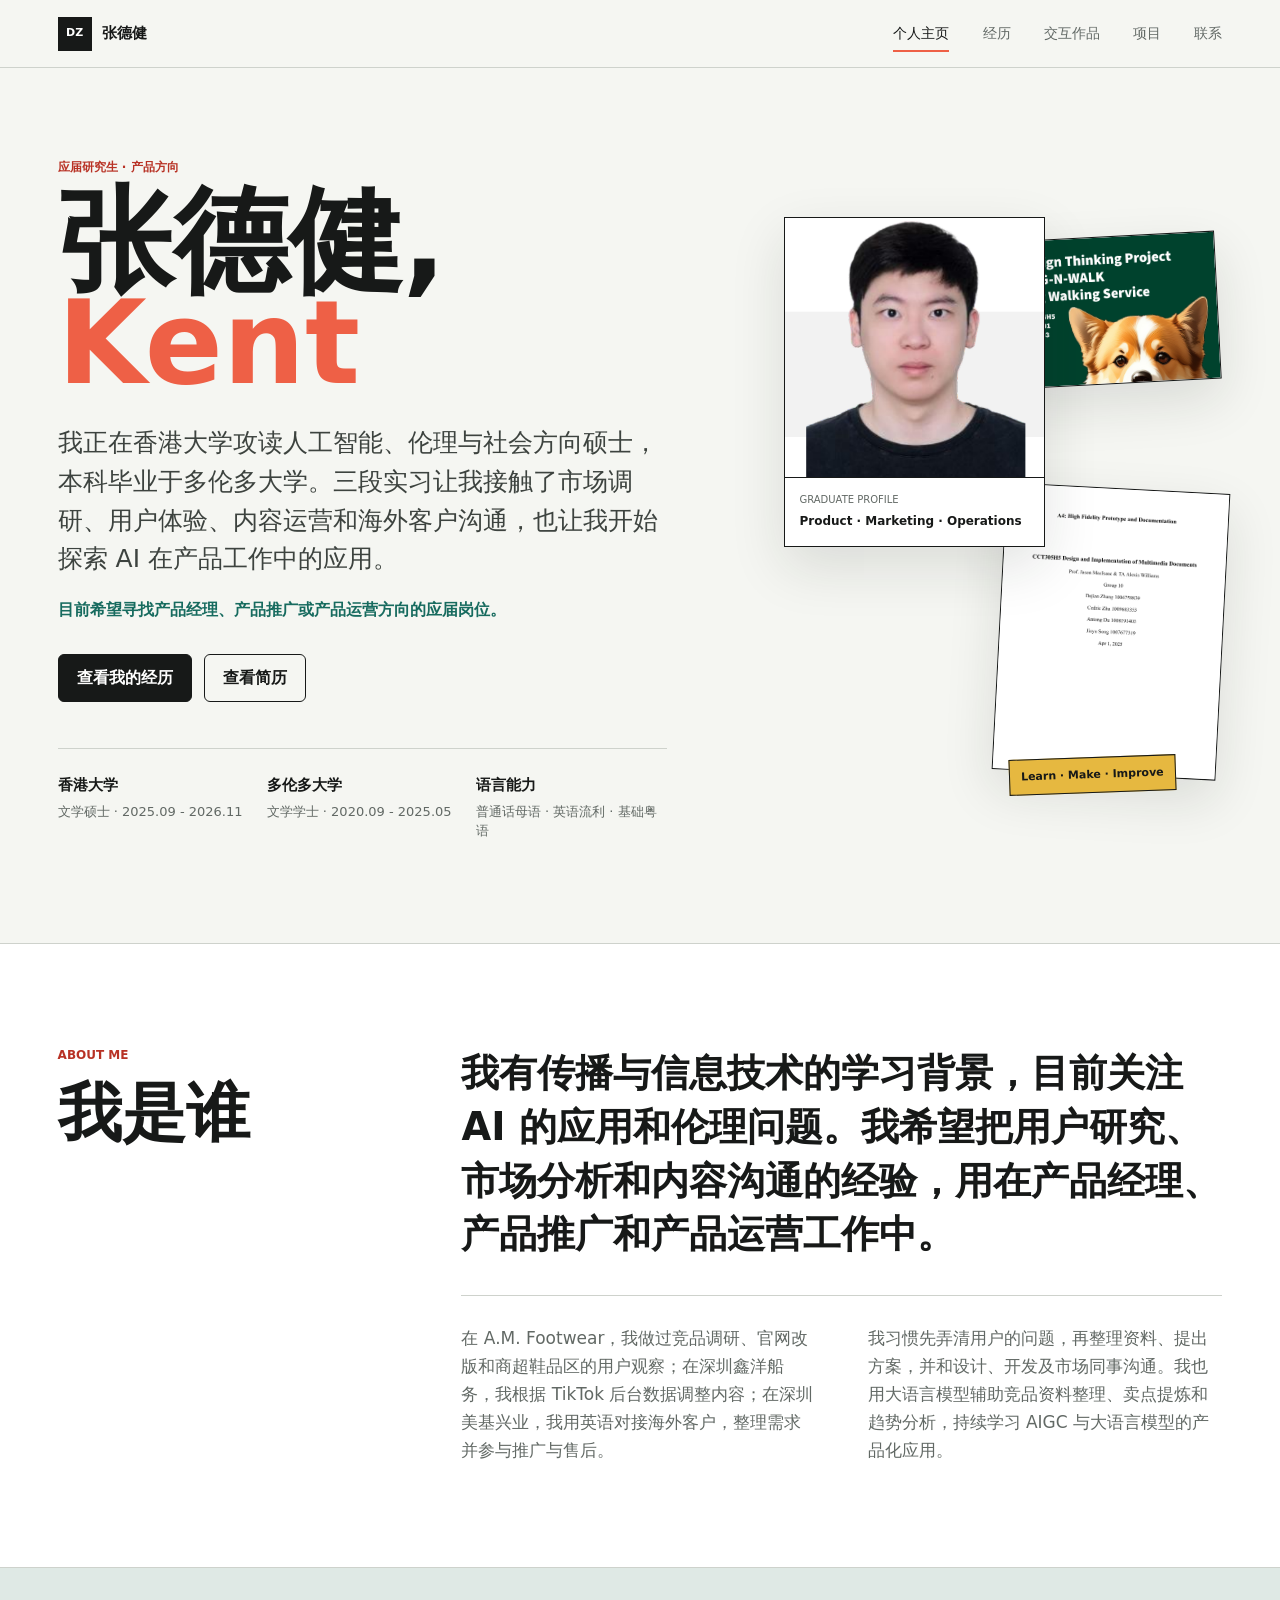
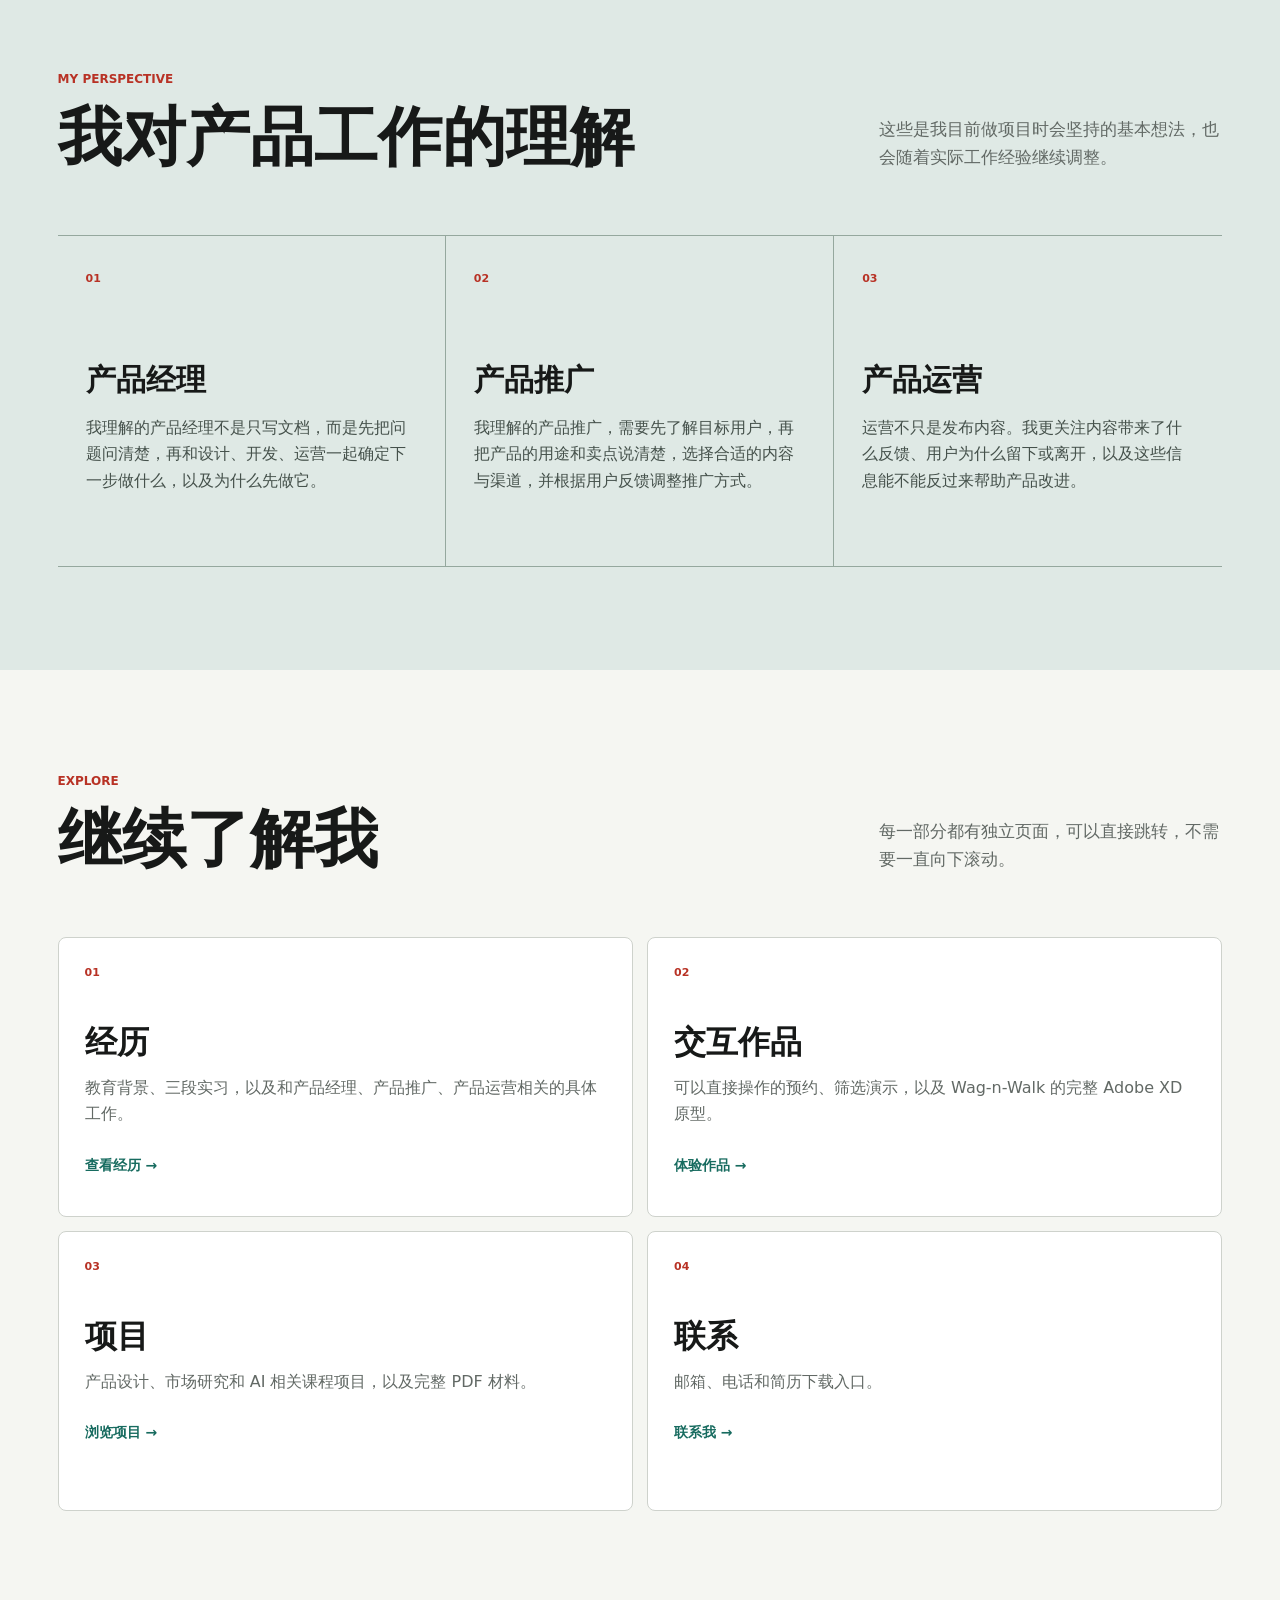
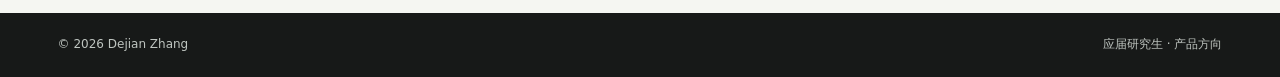
<file: index.html>
<!doctype html>
<html lang="zh-CN">
  <head>
    <meta charset="utf-8">
    <meta name="viewport" content="width=device-width, initial-scale=1">
    <title>张德健, Kent | 个人主页</title>
    <meta name="description" content="张德健，香港大学人工智能、伦理与社会方向应届研究生，具备市场调研、UI/UX、内容运营与海外客户沟通经验，求职方向为产品经理、产品推广和产品运营。">
    <link rel="icon" href="assets/dejian-zhang.png" type="image/png">
    <link rel="stylesheet" href="styles.css">
  </head>
  <body>
    <header class="site-header">
      <a class="brand" href="index.html" aria-label="返回个人主页">
        <span class="brand-mark">DZ</span>
        <span>张德健</span>
      </a>
      <nav aria-label="主导航">
        <a class="active" href="index.html" aria-current="page">个人主页</a>
        <a href="experience.html">经历</a>
        <a href="interactions.html">交互作品</a>
        <a href="projects.html">项目</a>
        <a href="contact.html">联系</a>
      </nav>
    </header>

    <main>
      <section class="personal-hero home-hero">
        <div class="hero-intro">
          <p class="eyebrow">应届研究生 · 产品方向</p>
          <h1>张德健, <span>Kent</span></h1>
          <p class="hero-statement">
            我正在香港大学攻读人工智能、伦理与社会方向硕士，本科毕业于多伦多大学。三段实习让我接触了市场调研、用户体验、内容运营和海外客户沟通，也让我开始探索 AI 在产品工作中的应用。
          </p>
          <p class="home-goal">
            目前希望寻找产品经理、产品推广或产品运营方向的应届岗位。
          </p>
          <div class="hero-actions">
            <a class="button primary" href="experience.html">查看我的经历</a>
            <a class="button" href="01_Resume_Dejian-Zhang.pdf?v=20261018">查看简历</a>
          </div>
          <ul class="hero-facts" aria-label="个人概况">
            <li><strong>香港大学</strong><span>文学硕士 · 2025.09 - 2026.11</span></li>
            <li><strong>多伦多大学</strong><span>文学学士 · 2020.09 - 2025.05</span></li>
            <li><strong>语言能力</strong><span>普通话母语 · 英语流利 · 基础粤语</span></li>
          </ul>
        </div>

        <div class="hero-visual" aria-label="张德健与过往作品">
          <figure class="portrait-frame">
            <img src="assets/dejian-zhang.png" alt="张德健">
            <figcaption>
              <span>Graduate profile</span>
              <strong>Product · Marketing · Operations</strong>
            </figcaption>
          </figure>
          <figure class="artifact artifact-one">
            <img src="assets/hifi-prototype.png" alt="二手交易平台高保真原型">
          </figure>
          <figure class="artifact artifact-two">
            <img src="assets/wag-n-walk.png" alt="Wag-n-Walk 产品设计项目">
          </figure>
          <span class="visual-note">Learn · Make · Improve</span>
        </div>
      </section>

      <section class="section home-about">
        <div class="section-kicker">
          <p class="eyebrow">About Me</p>
          <h2>我是谁</h2>
        </div>
        <div class="home-about-copy">
          <p class="large-copy">
            我有传播与信息技术的学习背景，目前关注 AI 的应用和伦理问题。我希望把用户研究、市场分析和内容沟通的经验，用在产品经理、产品推广和产品运营工作中。
          </p>
          <div class="about-columns">
            <p>
              在 A.M. Footwear，我做过竞品调研、官网改版和商超鞋品区的用户观察；在深圳鑫洋船务，我根据 TikTok 后台数据调整内容；在深圳美基兴业，我用英语对接海外客户，整理需求并参与推广与售后。
            </p>
            <p>
              我习惯先弄清用户的问题，再整理资料、提出方案，并和设计、开发及市场同事沟通。我也用大语言模型辅助竞品资料整理、卖点提炼和趋势分析，持续学习 AIGC 与大语言模型的产品化应用。
            </p>
          </div>
        </div>
      </section>

      <section class="section perspective-section">
        <div class="section-heading split-heading">
          <div>
            <p class="eyebrow">My Perspective</p>
            <h2>我对产品工作的理解</h2>
          </div>
          <p>这些是我目前做项目时会坚持的基本想法，也会随着实际工作经验继续调整。</p>
        </div>
        <div class="perspective-grid">
          <article>
            <span>01</span>
            <h3>产品经理</h3>
            <p>我理解的产品经理不是只写文档，而是先把问题问清楚，再和设计、开发、运营一起确定下一步做什么，以及为什么先做它。</p>
          </article>
          <article>
            <span>02</span>
            <h3>产品推广</h3>
            <p>我理解的产品推广，需要先了解目标用户，再把产品的用途和卖点说清楚，选择合适的内容与渠道，并根据用户反馈调整推广方式。</p>
          </article>
          <article>
            <span>03</span>
            <h3>产品运营</h3>
            <p>运营不只是发布内容。我更关注内容带来了什么反馈、用户为什么留下或离开，以及这些信息能不能反过来帮助产品改进。</p>
          </article>
        </div>
      </section>

      <section class="section page-directory-section">
        <div class="section-heading split-heading">
          <div>
            <p class="eyebrow">Explore</p>
            <h2>继续了解我</h2>
          </div>
          <p>每一部分都有独立页面，可以直接跳转，不需要一直向下滚动。</p>
        </div>
        <div class="page-directory">
          <a href="experience.html">
            <span>01</span>
            <h3>经历</h3>
            <p>教育背景、三段实习，以及和产品经理、产品推广、产品运营相关的具体工作。</p>
            <b>查看经历 →</b>
          </a>
          <a href="interactions.html">
            <span>02</span>
            <h3>交互作品</h3>
            <p>可以直接操作的预约、筛选演示，以及 Wag-n-Walk 的完整 Adobe XD 原型。</p>
            <b>体验作品 →</b>
          </a>
          <a href="projects.html">
            <span>03</span>
            <h3>项目</h3>
            <p>产品设计、市场研究和 AI 相关课程项目，以及完整 PDF 材料。</p>
            <b>浏览项目 →</b>
          </a>
          <a href="contact.html">
            <span>04</span>
            <h3>联系</h3>
            <p>邮箱、电话和简历下载入口。</p>
            <b>联系我 →</b>
          </a>
        </div>
      </section>
    </main>

    <footer class="site-footer">
      <span>© 2026 Dejian Zhang</span>
      <span>应届研究生 · 产品方向</span>
    </footer>
  </body>
</html>
</file>
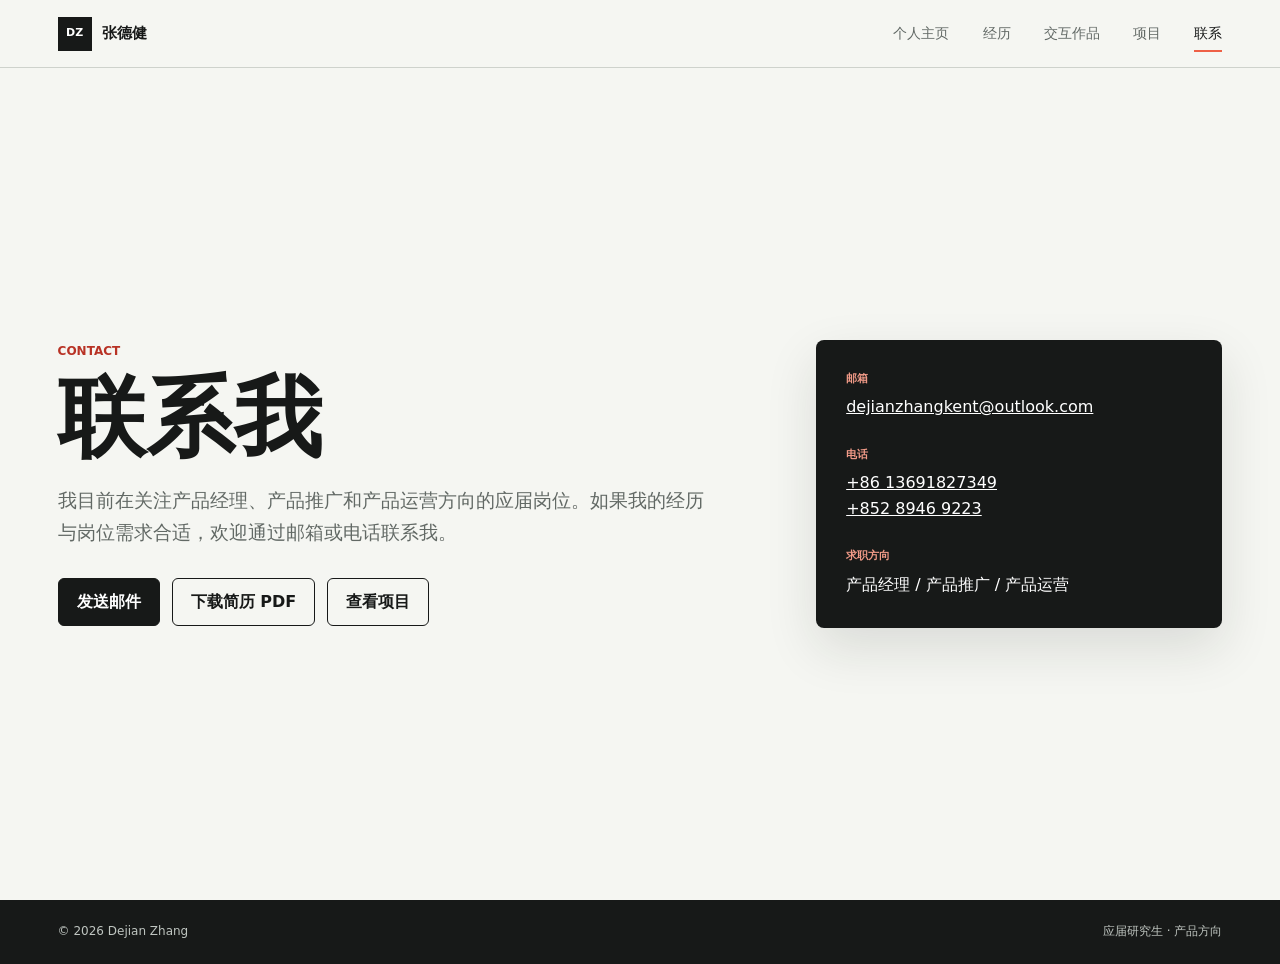
<file: contact.html>
<!doctype html>
<html lang="zh-CN">
  <head>
    <meta charset="utf-8">
    <meta name="viewport" content="width=device-width, initial-scale=1">
    <title>联系 | 张德健个人主页</title>
    <meta name="description" content="联系张德健并查看简历与作品附件。">
    <link rel="icon" href="assets/dejian-zhang.png" type="image/png">
    <link rel="stylesheet" href="styles.css">
  </head>
  <body>
    <header class="site-header">
      <a class="brand" href="index.html" aria-label="返回个人主页"><span class="brand-mark">DZ</span><span>张德健</span></a>
      <nav aria-label="主导航">
        <a href="index.html">个人主页</a>
        <a href="experience.html">经历</a>
        <a href="interactions.html">交互作品</a>
        <a href="projects.html">项目</a>
        <a class="active" href="contact.html" aria-current="page">联系</a>
      </nav>
    </header>

    <main>
      <section class="contact-page">
        <div>
          <p class="eyebrow">Contact</p>
          <h1>联系我</h1>
          <p class="hero-summary">
            我目前在关注产品经理、产品推广和产品运营方向的应届岗位。如果我的经历与岗位需求合适，欢迎通过邮箱或电话联系我。
          </p>
          <div class="contact-actions">
            <a class="button primary" href="mailto:dejianzhangkent@outlook.com">发送邮件</a>
            <a class="button" href="01_Resume_Dejian-Zhang.pdf?v=20261018" download="张德健_简历.pdf">下载简历 PDF</a>
            <a class="button" href="projects.html">查看项目</a>
          </div>
        </div>
        <aside class="contact-card" aria-label="Contact details">
          <dl>
            <div>
              <dt>邮箱</dt>
              <dd><a href="mailto:dejianzhangkent@outlook.com">dejianzhangkent@outlook.com</a></dd>
            </div>
            <div>
              <dt>电话</dt>
              <dd><a href="tel:+8613691827349">+86 13691827349</a><br><a href="tel:+85289469223">+852 8946 9223</a></dd>
            </div>
            <div>
              <dt>求职方向</dt>
              <dd>产品经理 / 产品推广 / 产品运营</dd>
            </div>
          </dl>
        </aside>
      </section>
    </main>
    <footer class="site-footer">
      <span>© 2026 Dejian Zhang</span>
      <span>应届研究生 · 产品方向</span>
    </footer>
  </body>
</html>
</file>
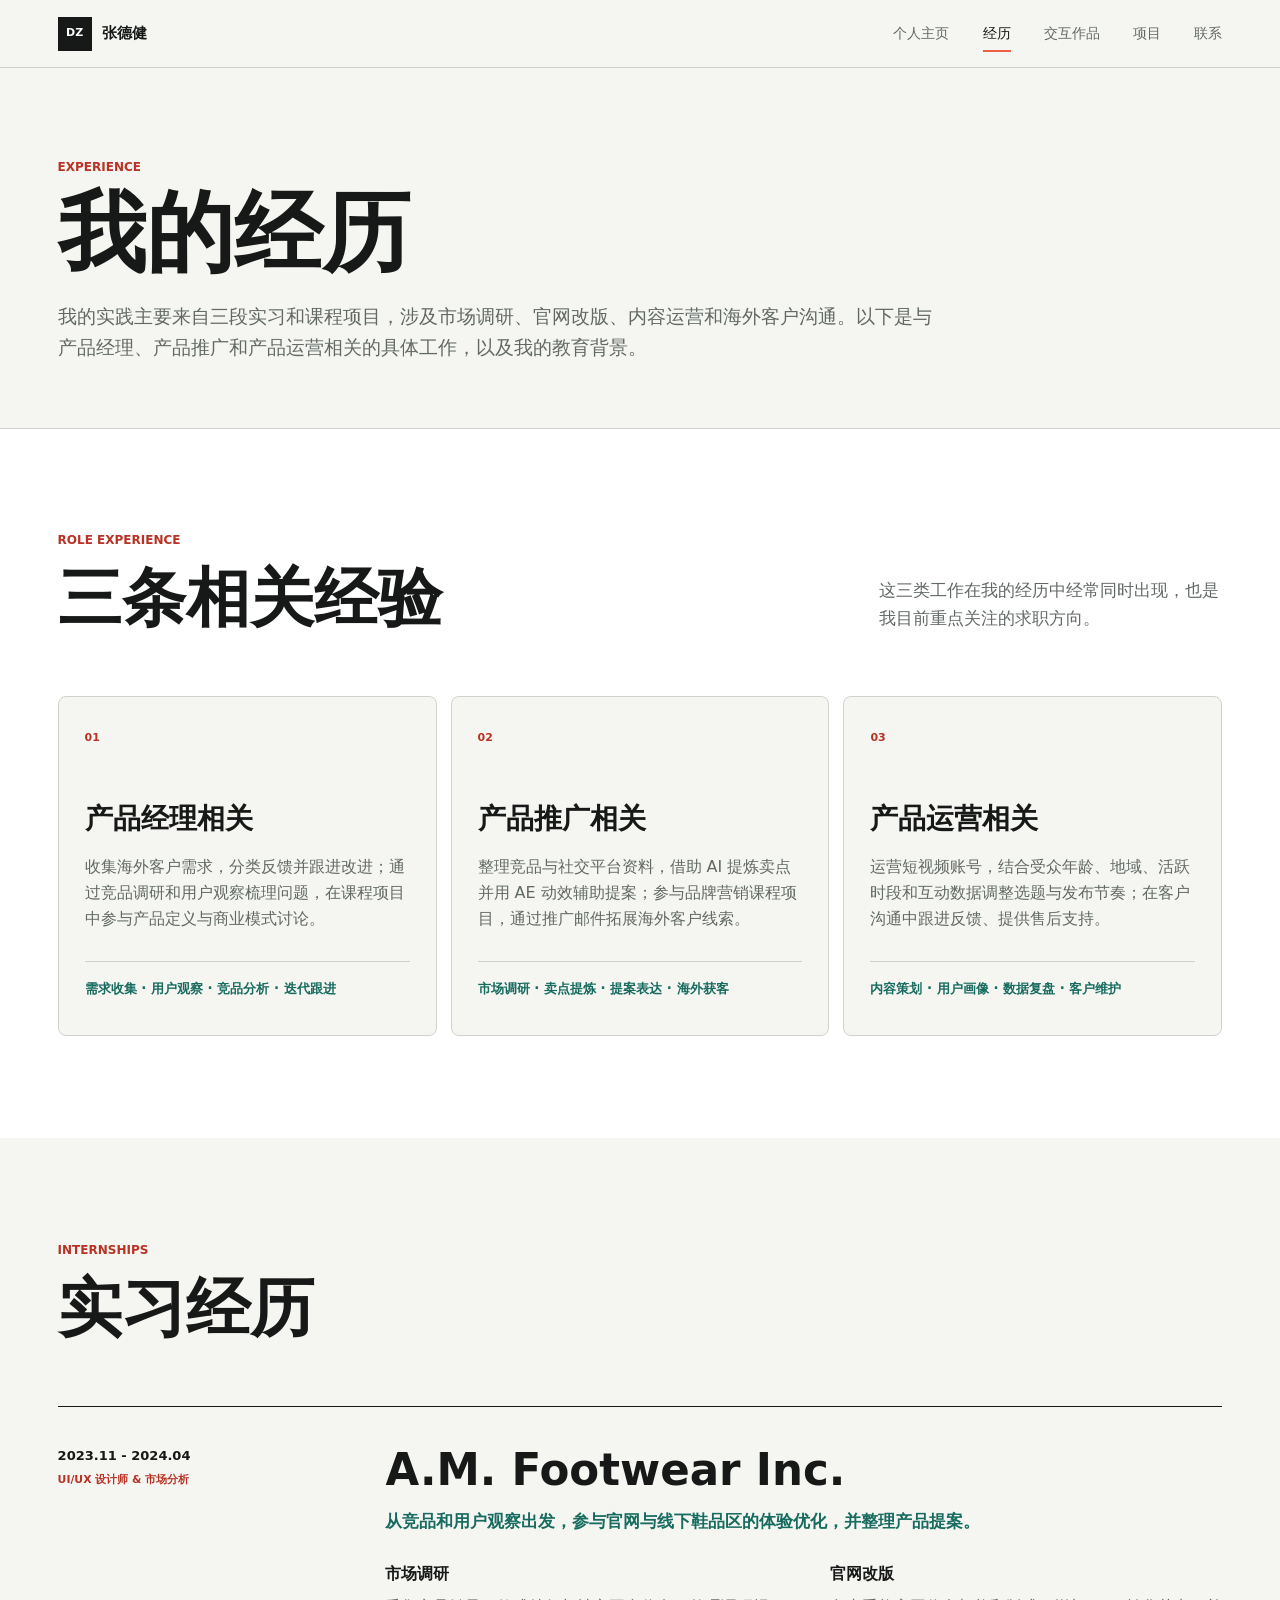
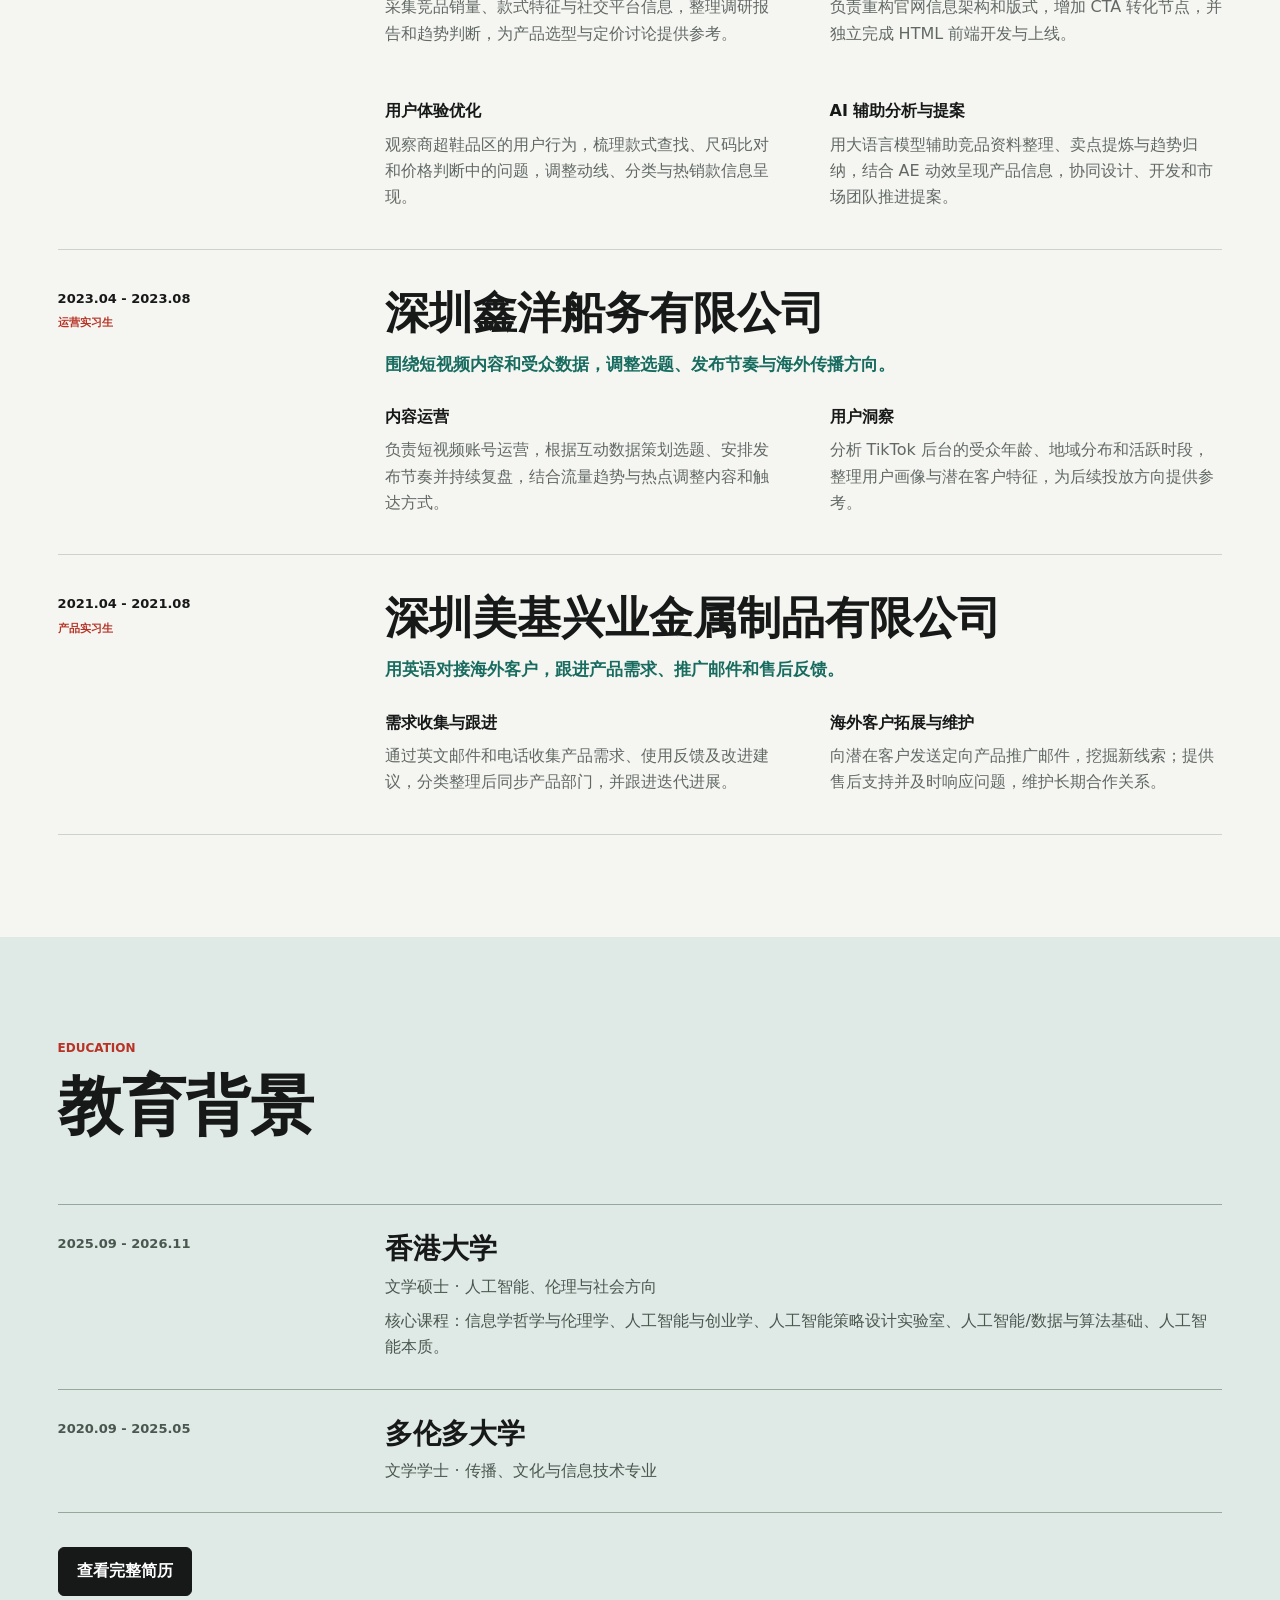
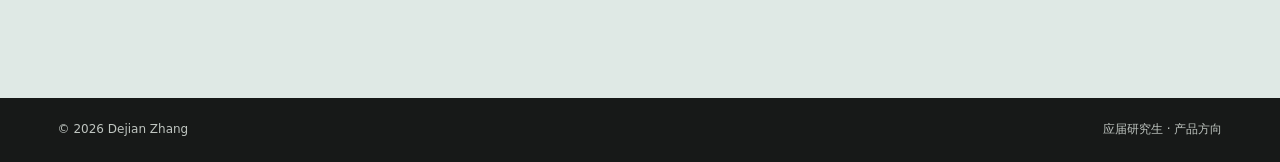
<file: experience.html>
<!doctype html>
<html lang="zh-CN">
  <head>
    <meta charset="utf-8">
    <meta name="viewport" content="width=device-width, initial-scale=1">
    <title>经历 | 张德健个人主页</title>
    <meta name="description" content="张德健在香港大学和多伦多大学的教育背景，以及 A.M. Footwear、深圳鑫洋船务、深圳美基兴业的三段实习经历，涵盖市场分析、UI/UX、内容运营和海外客户沟通。">
    <link rel="icon" href="assets/dejian-zhang.png" type="image/png">
    <link rel="stylesheet" href="styles.css">
  </head>
  <body>
    <header class="site-header">
      <a class="brand" href="index.html" aria-label="返回个人主页"><span class="brand-mark">DZ</span><span>张德健</span></a>
      <nav aria-label="主导航">
        <a href="index.html">个人主页</a>
        <a class="active" href="experience.html" aria-current="page">经历</a>
        <a href="interactions.html">交互作品</a>
        <a href="projects.html">项目</a>
        <a href="contact.html">联系</a>
      </nav>
    </header>

    <main>
      <section class="page-hero grounded-hero">
        <p class="eyebrow">Experience</p>
        <h1>我的经历</h1>
        <p>
          我的实践主要来自三段实习和课程项目，涉及市场调研、官网改版、内容运营和海外客户沟通。以下是与产品经理、产品推广和产品运营相关的具体工作，以及我的教育背景。
        </p>
      </section>

      <section class="section role-experience-section">
        <div class="section-heading split-heading">
          <div>
            <p class="eyebrow">Role Experience</p>
            <h2>三条相关经验</h2>
          </div>
          <p>这三类工作在我的经历中经常同时出现，也是我目前重点关注的求职方向。</p>
        </div>
        <div class="role-experience-grid">
          <article>
            <span>01</span>
            <h3>产品经理相关</h3>
            <p>收集海外客户需求，分类反馈并跟进改进；通过竞品调研和用户观察梳理问题，在课程项目中参与产品定义与商业模式讨论。</p>
            <small>需求收集 · 用户观察 · 竞品分析 · 迭代跟进</small>
          </article>
          <article>
            <span>02</span>
            <h3>产品推广相关</h3>
            <p>整理竞品与社交平台资料，借助 AI 提炼卖点并用 AE 动效辅助提案；参与品牌营销课程项目，通过推广邮件拓展海外客户线索。</p>
            <small>市场调研 · 卖点提炼 · 提案表达 · 海外获客</small>
          </article>
          <article>
            <span>03</span>
            <h3>产品运营相关</h3>
            <p>运营短视频账号，结合受众年龄、地域、活跃时段和互动数据调整选题与发布节奏；在客户沟通中跟进反馈、提供售后支持。</p>
            <small>内容策划 · 用户画像 · 数据复盘 · 客户维护</small>
          </article>
        </div>
      </section>

      <section class="section experience-detail-section">
        <div class="section-heading">
          <p class="eyebrow">Internships</p>
          <h2>实习经历</h2>
        </div>
        <div class="experience-list">
          <article class="experience-entry">
            <div class="entry-meta">
              <span>2023.11 - 2024.04</span>
              <small>UI/UX 设计师 &amp; 市场分析</small>
            </div>
            <div class="entry-content">
              <h3>A.M. Footwear Inc.</h3>
              <p class="entry-summary">从竞品和用户观察出发，参与官网与线下鞋品区的体验优化，并整理产品提案。</p>
              <div class="entry-points">
                <p><strong>市场调研</strong>采集竞品销量、款式特征与社交平台信息，整理调研报告和趋势判断，为产品选型与定价讨论提供参考。</p>
                <p><strong>官网改版</strong>负责重构官网信息架构和版式，增加 CTA 转化节点，并独立完成 HTML 前端开发与上线。</p>
                <p><strong>用户体验优化</strong>观察商超鞋品区的用户行为，梳理款式查找、尺码比对和价格判断中的问题，调整动线、分类与热销款信息呈现。</p>
                <p><strong>AI 辅助分析与提案</strong>用大语言模型辅助竞品资料整理、卖点提炼与趋势归纳，结合 AE 动效呈现产品信息，协同设计、开发和市场团队推进提案。</p>
              </div>
            </div>
          </article>

          <article class="experience-entry">
            <div class="entry-meta">
              <span>2023.04 - 2023.08</span>
              <small>运营实习生</small>
            </div>
            <div class="entry-content">
              <h3>深圳鑫洋船务有限公司</h3>
              <p class="entry-summary">围绕短视频内容和受众数据，调整选题、发布节奏与海外传播方向。</p>
              <div class="entry-points">
                <p><strong>内容运营</strong>负责短视频账号运营，根据互动数据策划选题、安排发布节奏并持续复盘，结合流量趋势与热点调整内容和触达方式。</p>
                <p><strong>用户洞察</strong>分析 TikTok 后台的受众年龄、地域分布和活跃时段，整理用户画像与潜在客户特征，为后续投放方向提供参考。</p>
              </div>
            </div>
          </article>

          <article class="experience-entry">
            <div class="entry-meta">
              <span>2021.04 - 2021.08</span>
              <small>产品实习生</small>
            </div>
            <div class="entry-content">
              <h3>深圳美基兴业金属制品有限公司</h3>
              <p class="entry-summary">用英语对接海外客户，跟进产品需求、推广邮件和售后反馈。</p>
              <div class="entry-points">
                <p><strong>需求收集与跟进</strong>通过英文邮件和电话收集产品需求、使用反馈及改进建议，分类整理后同步产品部门，并跟进迭代进展。</p>
                <p><strong>海外客户拓展与维护</strong>向潜在客户发送定向产品推广邮件，挖掘新线索；提供售后支持并及时响应问题，维护长期合作关系。</p>
              </div>
            </div>
          </article>
        </div>
      </section>

      <section class="section education-section">
        <div class="section-heading">
          <p class="eyebrow">Education</p>
          <h2>教育背景</h2>
        </div>
        <div class="education-list">
          <article>
            <span>2025.09 - 2026.11</span>
            <div>
              <h3>香港大学</h3>
              <p>文学硕士 · 人工智能、伦理与社会方向</p>
              <p>核心课程：信息学哲学与伦理学、人工智能与创业学、人工智能策略设计实验室、人工智能/数据与算法基础、人工智能本质。</p>
            </div>
          </article>
          <article>
            <span>2020.09 - 2025.05</span>
            <div><h3>多伦多大学</h3><p>文学学士 · 传播、文化与信息技术专业</p></div>
          </article>
        </div>
        <a class="button primary" href="01_Resume_Dejian-Zhang.pdf?v=20261018">查看完整简历</a>
      </section>
    </main>

    <footer class="site-footer">
      <span>© 2026 Dejian Zhang</span>
      <span>应届研究生 · 产品方向</span>
    </footer>
  </body>
</html>
</file>
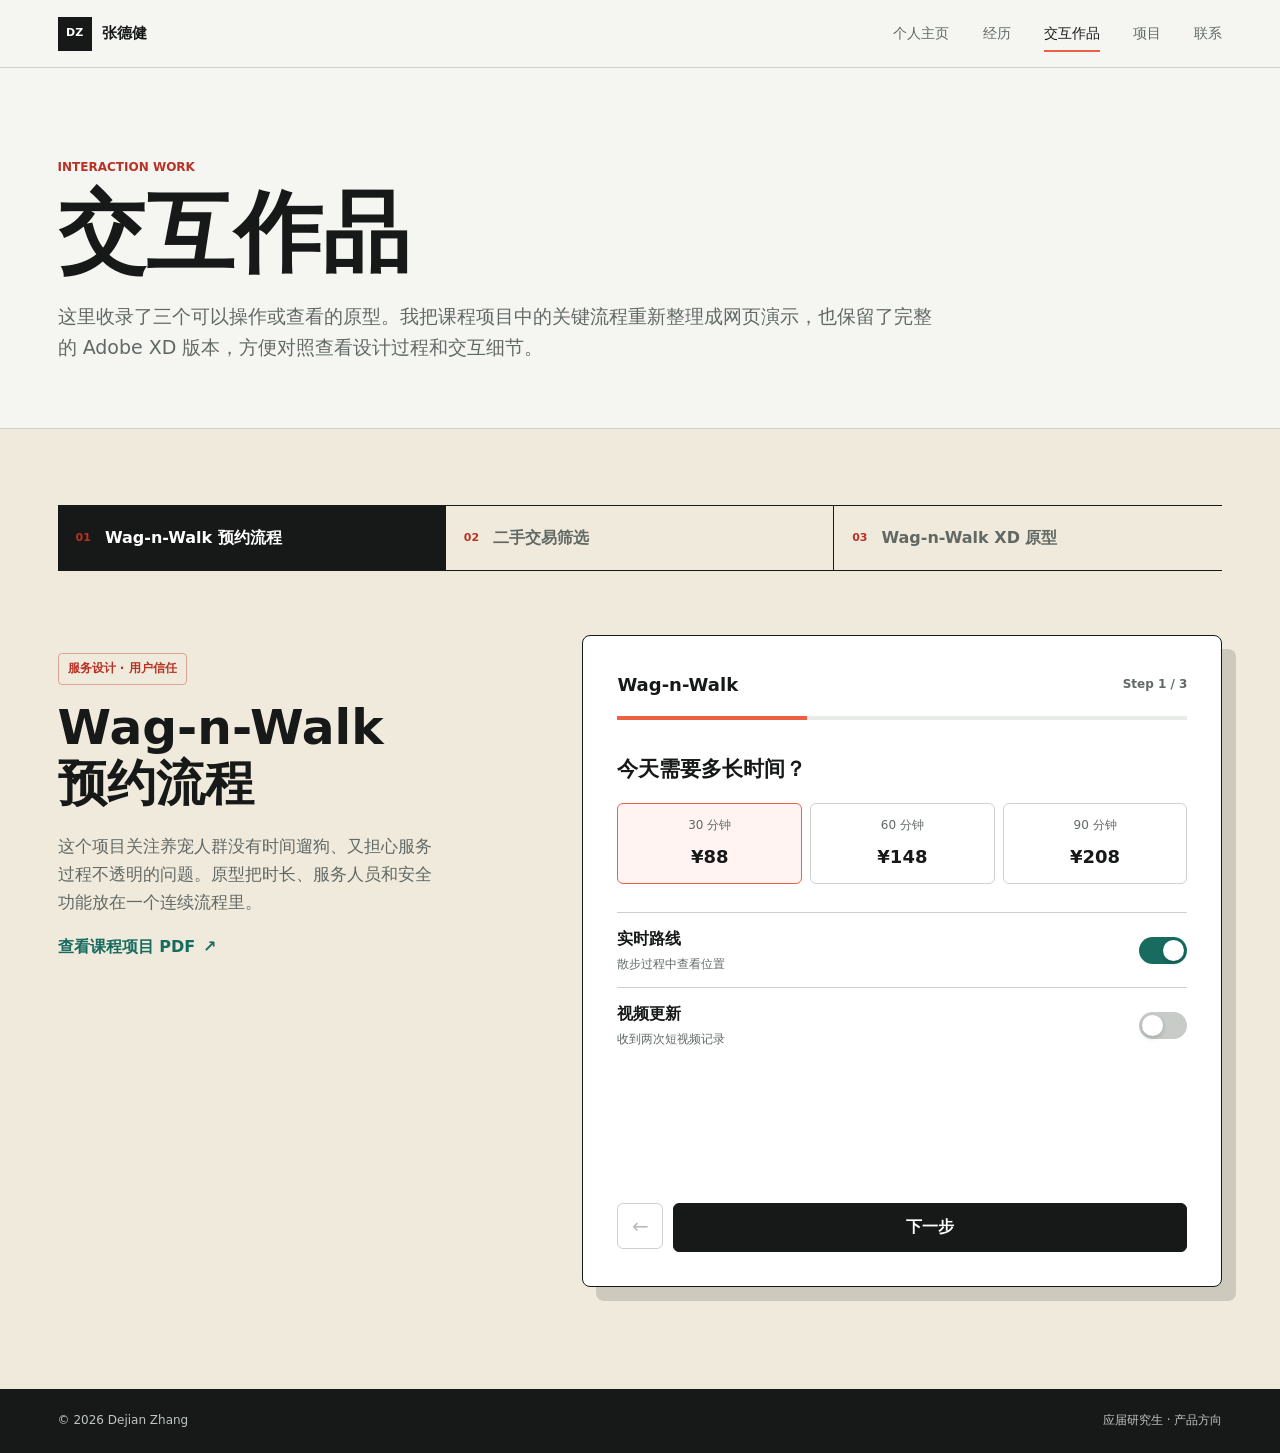
<file: interactions.html>
<!doctype html>
<html lang="zh-CN">
  <head>
    <meta charset="utf-8">
    <meta name="viewport" content="width=device-width, initial-scale=1">
    <title>交互作品 | 张德健个人主页</title>
    <meta name="description" content="张德健的交互作品，包括 Wag-n-Walk 预约流程、完整 Adobe XD 原型和二手交易筛选原型。">
    <link rel="icon" href="assets/dejian-zhang.png" type="image/png">
    <link rel="stylesheet" href="styles.css">
    <script src="app.js" defer></script>
  </head>
  <body>
    <header class="site-header">
      <a class="brand" href="index.html" aria-label="返回个人主页"><span class="brand-mark">DZ</span><span>张德健</span></a>
      <nav aria-label="主导航">
        <a href="index.html">个人主页</a>
        <a href="experience.html">经历</a>
        <a class="active" href="interactions.html" aria-current="page">交互作品</a>
        <a href="projects.html">项目</a>
        <a href="contact.html">联系</a>
      </nav>
    </header>

    <main>
      <section class="page-hero grounded-hero">
        <p class="eyebrow">Interaction Work</p>
        <h1>交互作品</h1>
        <p>
          这里收录了三个可以操作或查看的原型。我把课程项目中的关键流程重新整理成网页演示，也保留了完整的 Adobe XD 版本，方便对照查看设计过程和交互细节。
        </p>
      </section>

      <section class="section playground-band interaction-page">
        <div class="playground">
          <div class="demo-tabs" role="tablist" aria-label="选择交互作品">
            <button class="demo-tab active" id="wag-tab" type="button" role="tab" aria-selected="true" aria-controls="wag-demo" data-demo="wag-demo">
              <span>01</span> Wag-n-Walk 预约流程
            </button>
            <button class="demo-tab" id="market-tab" type="button" role="tab" aria-selected="false" aria-controls="market-demo" data-demo="market-demo">
              <span>02</span> 二手交易筛选
            </button>
            <button class="demo-tab" id="xd-tab" type="button" role="tab" aria-selected="false" aria-controls="xd-demo" data-demo="xd-demo">
              <span>03</span> Wag-n-Walk XD 原型
            </button>
          </div>

          <div class="demo-stage">
            <section class="demo-panel active" id="wag-demo" role="tabpanel" aria-labelledby="wag-tab">
              <div class="demo-context">
                <p class="tag">服务设计 · 用户信任</p>
                <h3>Wag-n-Walk 预约流程</h3>
                <p>这个项目关注养宠人群没有时间遛狗、又担心服务过程不透明的问题。原型把时长、服务人员和安全功能放在一个连续流程里。</p>
                <a class="text-link" href="03_CCT204_Wag-n-Walk_Design-Thinking-Project.pdf">查看课程项目 PDF</a>
              </div>
              <div class="prototype-shell" aria-label="Wag-n-Walk 可交互预约原型">
                <div class="prototype-topbar">
                  <strong>Wag-n-Walk</strong>
                  <span id="booking-step-label" aria-live="polite">Step 1 / 3</span>
                </div>
                <div class="prototype-progress"><span id="booking-progress"></span></div>

                <div class="booking-screen active" data-step="1">
                  <p class="prototype-label">今天需要多长时间？</p>
                  <div class="duration-options">
                    <button class="choice-button active" type="button" aria-pressed="true" data-duration="30" data-price="88"><span>30 分钟</span><strong>¥88</strong></button>
                    <button class="choice-button" type="button" aria-pressed="false" data-duration="60" data-price="148"><span>60 分钟</span><strong>¥148</strong></button>
                    <button class="choice-button" type="button" aria-pressed="false" data-duration="90" data-price="208"><span>90 分钟</span><strong>¥208</strong></button>
                  </div>
                  <label class="toggle-row">
                    <span><strong>实时路线</strong><small>散步过程中查看位置</small></span>
                    <input id="tracking-toggle" type="checkbox" checked>
                    <span class="toggle-control" aria-hidden="true"></span>
                  </label>
                  <label class="toggle-row">
                    <span><strong>视频更新</strong><small>收到两次短视频记录</small></span>
                    <input id="video-toggle" type="checkbox">
                    <span class="toggle-control" aria-hidden="true"></span>
                  </label>
                </div>

                <div class="booking-screen" data-step="2">
                  <p class="prototype-label">选择今天的遛狗员</p>
                  <div class="walker-list">
                    <button class="walker-option active" type="button" aria-pressed="true" data-walker="Mia"><span class="walker-avatar coral">M</span><span><strong>Mia</strong><small>4.9 · 128 次服务</small></span><span>首选</span></button>
                    <button class="walker-option" type="button" aria-pressed="false" data-walker="Leo"><span class="walker-avatar blue">L</span><span><strong>Leo</strong><small>4.8 · 96 次服务</small></span><span>1.2 km</span></button>
                    <button class="walker-option" type="button" aria-pressed="false" data-walker="Yuki"><span class="walker-avatar green">Y</span><span><strong>Yuki</strong><small>5.0 · 74 次服务</small></span><span>1.8 km</span></button>
                  </div>
                </div>

                <div class="booking-screen" data-step="3">
                  <div class="booking-confirmation" aria-live="polite">
                    <span class="confirmation-mark">✓</span>
                    <p>预约信息已准备好</p>
                    <h4 id="booking-summary">Mia · 30 分钟 · ¥88</h4>
                    <small id="booking-features">包含实时路线</small>
                  </div>
                </div>

                <div class="prototype-actions">
                  <button class="icon-button" id="booking-back" type="button" aria-label="上一步" title="上一步">←</button>
                  <button class="button primary prototype-next" id="booking-next" type="button">下一步</button>
                </div>
              </div>
            </section>

            <section class="demo-panel" id="market-demo" role="tabpanel" aria-labelledby="market-tab" hidden>
              <div class="demo-context">
                <p class="tag">产品设计 · 高保真原型</p>
                <h3>二手交易筛选</h3>
                <p>这个原型聚焦商品搜索与分类筛选。输入关键词或切换分类后，结果数量和列表会立即更新，让当前筛选状态更明确。</p>
                <a class="text-link" href="05_CCT305_High-Fidelity-Prototype_Documentation_Group-10.pdf">查看课程项目 PDF</a>
              </div>
              <div class="prototype-shell market-shell" aria-label="二手交易筛选交互原型">
                <div class="market-header"><strong>Loop Market</strong><span><b id="result-count">6</b> 件商品</span></div>
                <label class="search-field"><span aria-hidden="true">⌕</span><input id="market-search" type="search" aria-label="搜索二手商品" placeholder="搜索相机、耳机、台灯…" autocomplete="off"></label>
                <div class="filter-row" role="group" aria-label="商品分类">
                  <button class="filter-chip active" type="button" aria-pressed="true" data-category="all">全部</button>
                  <button class="filter-chip" type="button" aria-pressed="false" data-category="digital">数码</button>
                  <button class="filter-chip" type="button" aria-pressed="false" data-category="home">家居</button>
                  <button class="filter-chip" type="button" aria-pressed="false" data-category="outdoor">户外</button>
                </div>
                <div class="market-results" id="market-results">
                  <article data-category="digital" data-keywords="富士 相机 fujifilm"><span class="product-swatch swatch-coral">CAM</span><div><strong>Fujifilm X-T20</strong><small>九成新 · 深圳</small></div><b>¥3,280</b></article>
                  <article data-category="digital" data-keywords="索尼 耳机 sony headphone"><span class="product-swatch swatch-blue">AUD</span><div><strong>Sony WH-1000XM4</strong><small>轻微使用痕迹</small></div><b>¥1,180</b></article>
                  <article data-category="home" data-keywords="台灯 灯 家居 lamp"><span class="product-swatch swatch-yellow">LMP</span><div><strong>Artemide 台灯</strong><small>成色很好 · 自提</small></div><b>¥620</b></article>
                  <article data-category="outdoor" data-keywords="露营 椅子 户外 camping chair"><span class="product-swatch swatch-green">OUT</span><div><strong>Helinox 露营椅</strong><small>使用 3 次</small></div><b>¥480</b></article>
                  <article data-category="digital" data-keywords="机械 键盘 keyboard"><span class="product-swatch swatch-purple">KEY</span><div><strong>Keychron Q1</strong><small>青轴 · 配件齐全</small></div><b>¥690</b></article>
                  <article data-category="home" data-keywords="咖啡机 家居 coffee"><span class="product-swatch swatch-dark">COF</span><div><strong>De'Longhi 咖啡机</strong><small>功能正常 · 可试机</small></div><b>¥860</b></article>
                </div>
                <p class="empty-state" id="market-empty" hidden>没有匹配的商品，换个关键词试试。</p>
              </div>
            </section>

            <section class="demo-panel" id="xd-demo" role="tabpanel" aria-labelledby="xd-tab" hidden>
              <div class="demo-context">
                <p class="tag">Adobe XD · 高保真原型</p>
                <h3>Wag-n-Walk 完整原型</h3>
                <p>这是课程项目中用于用户测试的原始版本，共 37 个手机屏幕。流程从登录开始，覆盖地图找人、查看服务者资料、预约和服务中的即时沟通。</p>
                <dl class="prototype-meta">
                  <div><dt>制作时间</dt><dd>2023</dd></div>
                  <div><dt>画板规格</dt><dd>iPhone 14 Pro Max</dd></div>
                  <div><dt>主要任务</dt><dd>寻找、预约并联系遛狗员</dd></div>
                </dl>
                <a class="button primary xd-open-link" href="https://xd.adobe.com/view/e92f4849-7a6f-404d-8844-7129f2e52eb9-bc7c/" target="_blank" rel="noopener noreferrer">打开完整 Adobe XD 原型</a>
                <a class="text-link" href="03_CCT204_Wag-n-Walk_Design-Thinking-Project.pdf">查看课程项目 PDF</a>
              </div>

              <div class="prototype-shell xd-shell" aria-label="Wag-n-Walk Adobe XD 原型流程预览">
                <div class="xd-preview-header">
                  <div>
                    <span>Original prototype</span>
                    <strong>Wag-n-Walk</strong>
                  </div>
                  <span id="xd-screen-label" aria-live="polite">01 / 04 · 登录</span>
                </div>

                <div class="xd-flow-tabs" role="group" aria-label="选择原型流程画面">
                  <button class="xd-flow-tab active" type="button" aria-pressed="true" data-xd-screen="login" data-xd-label="01 / 04 · 登录"><span>01</span>登录</button>
                  <button class="xd-flow-tab" type="button" aria-pressed="false" data-xd-screen="map" data-xd-label="02 / 04 · 找遛狗员"><span>02</span>地图</button>
                  <button class="xd-flow-tab" type="button" aria-pressed="false" data-xd-screen="profile" data-xd-label="03 / 04 · 查看并预约"><span>03</span>资料</button>
                  <button class="xd-flow-tab" type="button" aria-pressed="false" data-xd-screen="chat" data-xd-label="04 / 04 · 服务沟通"><span>04</span>沟通</button>
                </div>

                <div class="xd-phone">
                  <div class="xd-phone-bar"><span>9:41</span><b>Wag-n-Walk</b><span>•••</span></div>

                  <section class="xd-screen active xd-login-screen" data-xd-panel="login">
                    <div class="xd-wordmark" aria-hidden="true"><span>W</span></div>
                    <p>Welcome back</p>
                    <h4>Log in to continue</h4>
                    <label><span>Username</span><input type="text" value="Lucywithherdog" readonly></label>
                    <label><span>Password</span><input type="password" value="wagandwalk" readonly></label>
                    <button type="button">Login</button>
                    <small>Sign up &nbsp;·&nbsp; Reset password</small>
                  </section>

                  <section class="xd-screen xd-map-screen" data-xd-panel="map" hidden>
                    <div class="map-grid" aria-hidden="true">
                      <span class="map-route"></span>
                      <i class="map-pin pin-one"></i>
                      <i class="map-pin pin-two"></i>
                      <i class="map-pin pin-three"></i>
                    </div>
                    <div class="map-copy"><span>3 nearby</span><strong>Find dog walkers</strong><button type="button">Dog Walkers</button></div>
                  </section>

                  <section class="xd-screen xd-profile-screen" data-xd-panel="profile" hidden>
                    <div class="owner-summary"><span class="xd-avatar dog-avatar">D</span><div><small>Your profile</small><strong>@Dancing.Dino</strong><span>Medium dog · 12–2 PM</span></div></div>
                    <div class="walker-summary">
                      <span class="xd-avatar walker-face">P</span>
                      <small>Dog walker's profile</small>
                      <h4>@Peter.ontherun</h4>
                      <strong>4.84 / 5</strong>
                      <dl><div><dt>Experience</dt><dd>12 walks</dd></div><div><dt>Rate</dt><dd>$12 / hour</dd></div></dl>
                      <button type="button">Book</button>
                    </div>
                  </section>

                  <section class="xd-screen xd-chat-screen" data-xd-panel="chat" hidden>
                    <div class="chat-heading"><span class="xd-avatar walker-face">P</span><div><strong>Peter</strong><small>Service in progress</small></div></div>
                    <p class="chat-bubble">It's snack time.</p>
                    <div class="chat-spacer"></div>
                    <div class="request-actions">
                      <button type="button"><span>LOC</span>位置</button>
                      <button type="button"><span>PIC</span>图片</button>
                      <button type="button"><span>VID</span>视频</button>
                    </div>
                    <div class="message-field">发送消息… <span>↑</span></div>
                  </section>
                </div>

                <p class="xd-preview-note">本页展示四个关键节点；完整版本包含 37 个可跳转屏幕。</p>
              </div>
            </section>
          </div>
        </div>
      </section>
    </main>

    <footer class="site-footer">
      <span>© 2026 Dejian Zhang</span>
      <span>应届研究生 · 产品方向</span>
    </footer>
  </body>
</html>
</file>
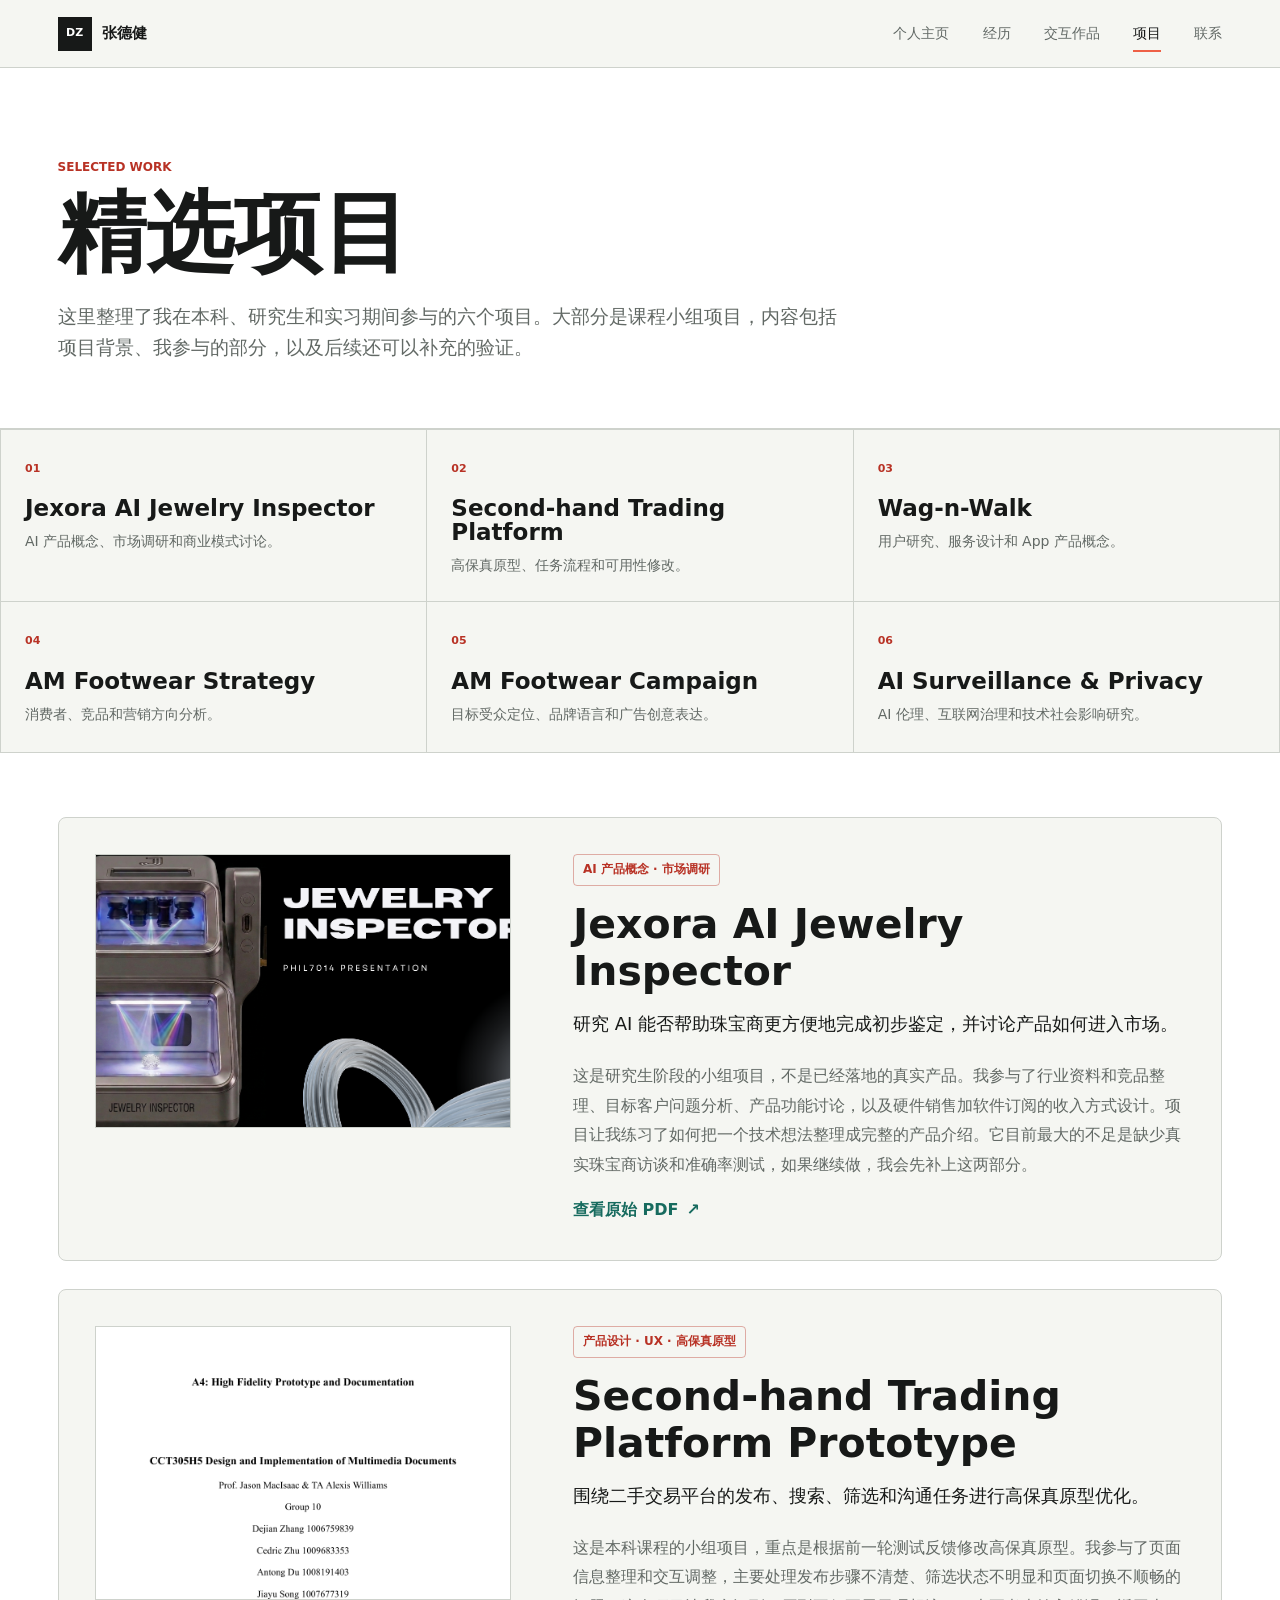
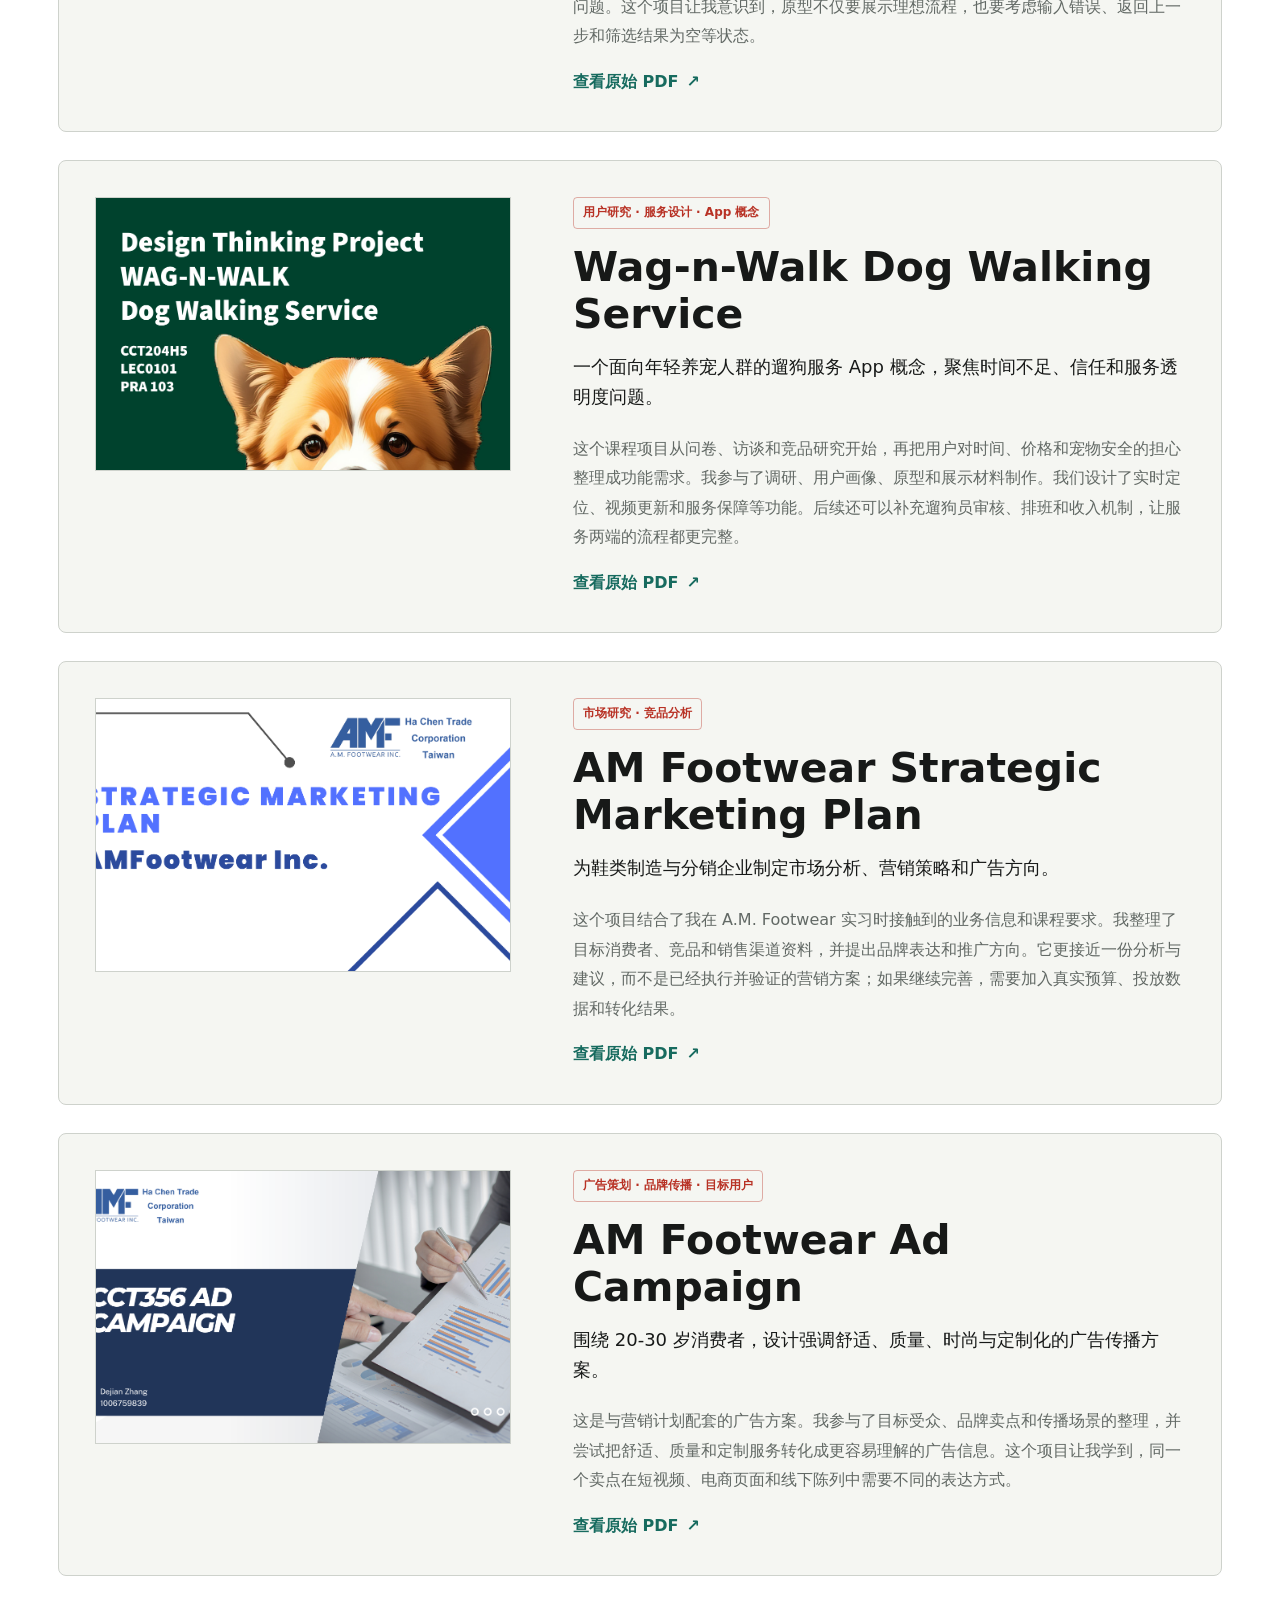
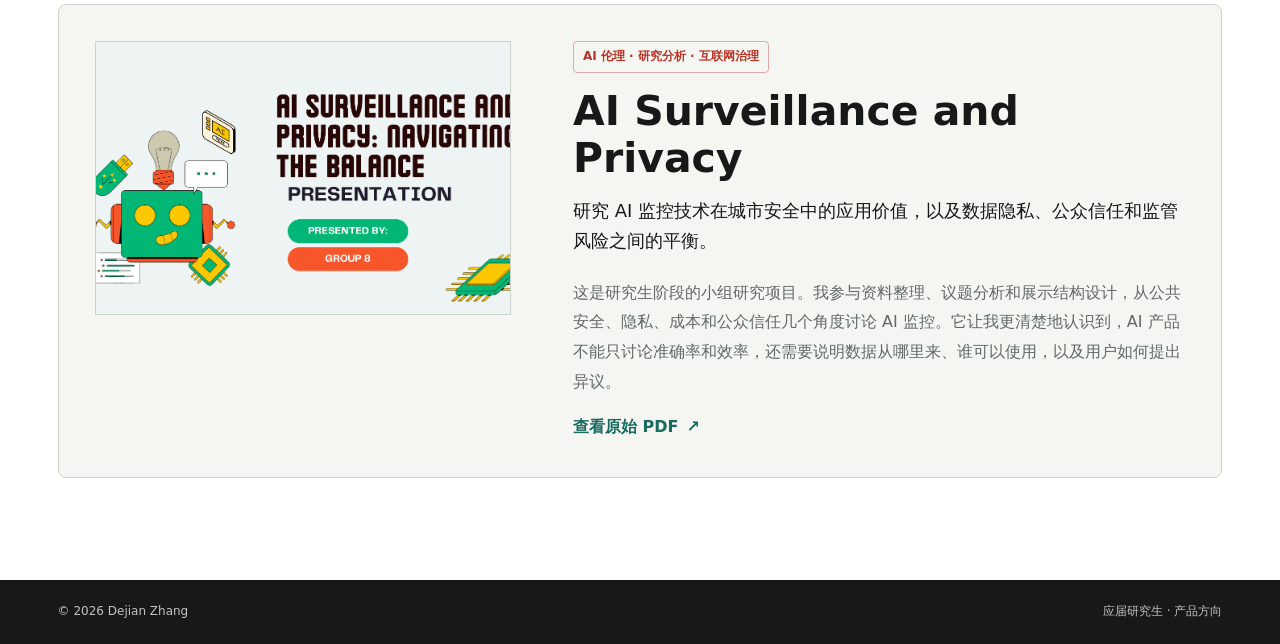
<file: projects.html>
<!doctype html>
<html lang="zh-CN">
  <head>
    <meta charset="utf-8">
    <meta name="viewport" content="width=device-width, initial-scale=1">
    <title>项目 | 张德健个人主页</title>
    <meta name="description" content="张德健的产品、UX、市场与 AI 研究项目。">
    <link rel="icon" href="assets/dejian-zhang.png" type="image/png">
    <link rel="stylesheet" href="styles.css">
  </head>
  <body>
    <header class="site-header">
      <a class="brand" href="index.html" aria-label="返回个人主页"><span class="brand-mark">DZ</span><span>张德健</span></a>
      <nav aria-label="主导航">
        <a href="index.html">个人主页</a>
        <a href="experience.html">经历</a>
        <a href="interactions.html">交互作品</a>
        <a class="active" href="projects.html" aria-current="page">项目</a>
        <a href="contact.html">联系</a>
      </nav>
    </header>

    <main>
      <section class="page-hero">
        <p class="eyebrow">Selected Work</p>
        <h1>精选项目</h1>
        <p>
          这里整理了我在本科、研究生和实习期间参与的六个项目。大部分是课程小组项目，内容包括项目背景、我参与的部分，以及后续还可以补充的验证。
        </p>
      </section>

      <section class="project-overview" aria-label="Project overview">
        <article>
          <span>01</span>
          <h2>Jexora AI Jewelry Inspector</h2>
          <p>AI 产品概念、市场调研和商业模式讨论。</p>
        </article>
        <article>
          <span>02</span>
          <h2>Second-hand Trading Platform</h2>
          <p>高保真原型、任务流程和可用性修改。</p>
        </article>
        <article>
          <span>03</span>
          <h2>Wag-n-Walk</h2>
          <p>用户研究、服务设计和 App 产品概念。</p>
        </article>
        <article>
          <span>04</span>
          <h2>AM Footwear Strategy</h2>
          <p>消费者、竞品和营销方向分析。</p>
        </article>
        <article>
          <span>05</span>
          <h2>AM Footwear Campaign</h2>
          <p>目标受众定位、品牌语言和广告创意表达。</p>
        </article>
        <article>
          <span>06</span>
          <h2>AI Surveillance &amp; Privacy</h2>
          <p>AI 伦理、互联网治理和技术社会影响研究。</p>
        </article>
      </section>

      <section class="section project-list">
        <article class="project feature">
          <div class="project-media">
            <img src="assets/jewelry-inspector.png" alt="Jewelry Inspector presentation cover">
          </div>
          <div class="project-body">
            <p class="tag">AI 产品概念 · 市场调研</p>
            <h3>Jexora AI Jewelry Inspector</h3>
            <p class="lead">研究 AI 能否帮助珠宝商更方便地完成初步鉴定，并讨论产品如何进入市场。</p>
            <p class="case-narrative">
              这是研究生阶段的小组项目，不是已经落地的真实产品。我参与了行业资料和竞品整理、目标客户问题分析、产品功能讨论，以及硬件销售加软件订阅的收入方式设计。项目让我练习了如何把一个技术想法整理成完整的产品介绍。它目前最大的不足是缺少真实珠宝商访谈和准确率测试，如果继续做，我会先补上这两部分。
            </p>
            <a class="text-link" href="02_PHIL7014_Jewelry-Inspector_Pre-Presentation.pdf">查看原始 PDF</a>
          </div>
        </article>

        <article class="project">
          <div class="project-media">
            <img src="assets/hifi-prototype.png" alt="High fidelity prototype documentation cover">
          </div>
          <div class="project-body">
            <p class="tag">产品设计 · UX · 高保真原型</p>
            <h3>Second-hand Trading Platform Prototype</h3>
            <p class="lead">围绕二手交易平台的发布、搜索、筛选和沟通任务进行高保真原型优化。</p>
            <p class="case-narrative">
              这是本科课程的小组项目，重点是根据前一轮测试反馈修改高保真原型。我参与了页面信息整理和交互调整，主要处理发布步骤不清楚、筛选状态不明显和页面切换不顺畅的问题。这个项目让我意识到，原型不仅要展示理想流程，也要考虑输入错误、返回上一步和筛选结果为空等状态。
            </p>
            <a class="text-link" href="05_CCT305_High-Fidelity-Prototype_Documentation_Group-10.pdf">查看原始 PDF</a>
          </div>
        </article>

        <article class="project">
          <div class="project-media">
            <img src="assets/wag-n-walk.png" alt="Wag-n-Walk design thinking project cover">
          </div>
          <div class="project-body">
            <p class="tag">用户研究 · 服务设计 · App 概念</p>
            <h3>Wag-n-Walk Dog Walking Service</h3>
            <p class="lead">一个面向年轻养宠人群的遛狗服务 App 概念，聚焦时间不足、信任和服务透明度问题。</p>
            <p class="case-narrative">
              这个课程项目从问卷、访谈和竞品研究开始，再把用户对时间、价格和宠物安全的担心整理成功能需求。我参与了调研、用户画像、原型和展示材料制作。我们设计了实时定位、视频更新和服务保障等功能。后续还可以补充遛狗员审核、排班和收入机制，让服务两端的流程都更完整。
            </p>
            <a class="text-link" href="03_CCT204_Wag-n-Walk_Design-Thinking-Project.pdf">查看原始 PDF</a>
          </div>
        </article>

        <article class="project">
          <div class="project-media">
            <img src="assets/am-marketing-plan.png" alt="AM Footwear strategic marketing plan cover">
          </div>
          <div class="project-body">
            <p class="tag">市场研究 · 竞品分析</p>
            <h3>AM Footwear Strategic Marketing Plan</h3>
            <p class="lead">为鞋类制造与分销企业制定市场分析、营销策略和广告方向。</p>
            <p class="case-narrative">
              这个项目结合了我在 A.M. Footwear 实习时接触到的业务信息和课程要求。我整理了目标消费者、竞品和销售渠道资料，并提出品牌表达和推广方向。它更接近一份分析与建议，而不是已经执行并验证的营销方案；如果继续完善，需要加入真实预算、投放数据和转化结果。
            </p>
            <a class="text-link" href="07_CCT356_AM-Footwear_Strategic-Marketing-Plan.pdf">查看原始 PDF</a>
          </div>
        </article>

        <article class="project">
          <div class="project-media">
            <img src="assets/am-ad-campaign.png" alt="AM Footwear ad campaign cover">
          </div>
          <div class="project-body">
            <p class="tag">广告策划 · 品牌传播 · 目标用户</p>
            <h3>AM Footwear Ad Campaign</h3>
            <p class="lead">围绕 20-30 岁消费者，设计强调舒适、质量、时尚与定制化的广告传播方案。</p>
            <p class="case-narrative">
              这是与营销计划配套的广告方案。我参与了目标受众、品牌卖点和传播场景的整理，并尝试把舒适、质量和定制服务转化成更容易理解的广告信息。这个项目让我学到，同一个卖点在短视频、电商页面和线下陈列中需要不同的表达方式。
            </p>
            <a class="text-link" href="06_CCT356_AM-Footwear_Ad-Campaign.pdf">查看原始 PDF</a>
          </div>
        </article>

        <article class="project">
          <div class="project-media">
            <img src="assets/ai-surveillance.png" alt="AI surveillance and privacy presentation cover">
          </div>
          <div class="project-body">
            <p class="tag">AI 伦理 · 研究分析 · 互联网治理</p>
            <h3>AI Surveillance and Privacy</h3>
            <p class="lead">研究 AI 监控技术在城市安全中的应用价值，以及数据隐私、公众信任和监管风险之间的平衡。</p>
            <p class="case-narrative">
              这是研究生阶段的小组研究项目。我参与资料整理、议题分析和展示结构设计，从公共安全、隐私、成本和公众信任几个角度讨论 AI 监控。它让我更清楚地认识到，AI 产品不能只讨论准确率和效率，还需要说明数据从哪里来、谁可以使用，以及用户如何提出异议。
            </p>
            <a class="text-link" href="08_CCT404_AI-Surveillance-and-Privacy_Final-Presentation_Group-8.pdf">查看原始 PDF</a>
          </div>
        </article>
      </section>
    </main>
    <footer class="site-footer">
      <span>© 2026 Dejian Zhang</span>
      <span>应届研究生 · 产品方向</span>
    </footer>
  </body>
</html>
</file>
<file: styles.css>
:root {
  --paper: #f5f6f2;
  --paper-bright: #ffffff;
  --ink: #171918;
  --muted: #626965;
  --line: #ced2cc;
  --soft: #e9ece6;
  --coral: #ee6046;
  --coral-dark: #b83225;
  --green: #176b5f;
  --blue: #315f9f;
  --yellow: #e6b840;
  --lavender: #7565a7;
  --shadow: 0 20px 52px rgba(25, 32, 28, 0.12);
  --shadow-soft: 0 10px 30px rgba(25, 32, 28, 0.08);
}

* {
  box-sizing: border-box;
}

html {
  scroll-behavior: smooth;
}

body {
  margin: 0;
  background: var(--paper);
  color: var(--ink);
  font-family: Inter, ui-sans-serif, system-ui, -apple-system, BlinkMacSystemFont, "Segoe UI", "PingFang SC", "Microsoft YaHei", sans-serif;
  line-height: 1.65;
}

button,
input {
  font: inherit;
}

button,
a {
  -webkit-tap-highlight-color: transparent;
}

a {
  color: inherit;
}

img {
  max-width: 100%;
}

[hidden] {
  display: none !important;
}

h1,
h2,
h3,
h4,
p {
  overflow-wrap: anywhere;
}

h1,
h2,
h3,
p {
  margin-top: 0;
}

h1,
h2,
h3 {
  letter-spacing: 0;
}

main {
  overflow: hidden;
}

.site-header {
  position: sticky;
  top: 0;
  z-index: 50;
  display: flex;
  min-height: 68px;
  align-items: center;
  justify-content: space-between;
  gap: 24px;
  padding: 12px clamp(20px, 4.5vw, 72px);
  background: rgba(245, 246, 242, 0.92);
  border-bottom: 1px solid var(--line);
  backdrop-filter: blur(18px);
}

.brand {
  display: inline-flex;
  align-items: center;
  gap: 10px;
  color: var(--ink);
  font-size: 15px;
  font-weight: 850;
  text-decoration: none;
  white-space: nowrap;
}

.brand-mark {
  display: inline-grid;
  width: 34px;
  height: 34px;
  place-items: center;
  background: var(--ink);
  color: white;
  font-size: 11px;
}

nav {
  display: flex;
  align-items: center;
  gap: clamp(14px, 2.6vw, 34px);
  color: var(--muted);
  font-size: 14px;
}

nav a {
  position: relative;
  text-decoration: none;
}

nav a::after {
  position: absolute;
  right: 0;
  bottom: -7px;
  left: 0;
  height: 2px;
  background: var(--coral);
  content: "";
  opacity: 0;
  transform: scaleX(0);
  transition: opacity 160ms ease, transform 160ms ease;
}

nav a:hover,
nav a.active {
  color: var(--ink);
}

nav a:hover::after,
nav a.active::after {
  opacity: 1;
  transform: scaleX(1);
}

.eyebrow {
  margin: 0 0 14px;
  color: var(--coral-dark);
  font-size: 12px;
  font-weight: 850;
  letter-spacing: 0;
  text-transform: uppercase;
}

.button {
  display: inline-flex;
  min-height: 46px;
  align-items: center;
  justify-content: center;
  padding: 10px 18px;
  border: 1px solid var(--ink);
  border-radius: 6px;
  background: transparent;
  color: var(--ink);
  font-weight: 780;
  text-decoration: none;
  cursor: pointer;
  transition: background 160ms ease, color 160ms ease, box-shadow 160ms ease, transform 160ms ease;
}

.button:hover {
  box-shadow: var(--shadow-soft);
  transform: translateY(-2px);
}

.button.primary {
  background: var(--ink);
  color: white;
}

.button.light {
  border-color: white;
  color: white;
}

.button.light:hover {
  background: white;
  color: var(--ink);
}

.text-link {
  display: inline-flex;
  align-items: center;
  gap: 8px;
  margin-top: 18px;
  color: var(--green);
  font-weight: 800;
  text-decoration: none;
}

.text-link::after {
  content: "↗";
  transition: transform 160ms ease;
}

.text-link:hover {
  text-decoration: underline;
}

.text-link:hover::after {
  transform: translate(2px, -2px);
}

.section {
  padding: clamp(64px, 8vw, 108px) clamp(20px, 4.5vw, 72px);
}

.section-heading {
  margin-bottom: clamp(34px, 5vw, 64px);
}

.split-heading {
  display: grid;
  grid-template-columns: minmax(0, 1.15fr) minmax(260px, 0.55fr);
  gap: clamp(30px, 8vw, 120px);
  align-items: end;
}

.split-heading > p,
.split-heading > div:last-child > p {
  margin: 0;
  color: var(--muted);
  font-size: 17px;
}

h2 {
  margin-bottom: 0;
  font-size: clamp(36px, 5vw, 64px);
  line-height: 1.05;
}

h3 {
  margin-bottom: 0;
  font-size: clamp(24px, 2.8vw, 36px);
  line-height: 1.15;
}

/* Personal hero */

.personal-hero {
  display: grid;
  grid-template-columns: minmax(0, 1.02fr) minmax(390px, 0.78fr);
  gap: clamp(40px, 7vw, 100px);
  min-height: calc(100vh - 68px);
  padding: clamp(56px, 7vw, 96px) clamp(20px, 4.5vw, 72px) clamp(64px, 8vw, 110px);
  align-items: center;
}

.hero-intro h1 {
  margin: 0;
  max-width: 840px;
  font-size: clamp(62px, 9vw, 126px);
  line-height: 0.88;
}

.hero-intro h1 span {
  color: var(--coral);
}

.hero-statement {
  max-width: 740px;
  margin: 30px 0 0;
  color: #3d433f;
  font-size: clamp(19px, 2.2vw, 25px);
  line-height: 1.55;
}

.home-goal {
  max-width: 700px;
  margin: 18px 0 0;
  color: var(--green);
  font-size: 16px;
  font-weight: 750;
}

.hero-actions,
.contact-actions {
  display: flex;
  flex-wrap: wrap;
  gap: 12px;
  margin-top: 30px;
}

.hero-facts {
  display: grid;
  grid-template-columns: repeat(3, minmax(0, 1fr));
  gap: 18px;
  margin: 46px 0 0;
  padding: 24px 0 0;
  border-top: 1px solid var(--line);
  list-style: none;
}

.hero-facts strong,
.hero-facts span {
  display: block;
}

.hero-facts strong {
  margin-bottom: 5px;
  font-size: 15px;
}

.hero-facts span {
  color: var(--muted);
  font-size: 13px;
  line-height: 1.45;
}

.hero-visual {
  position: relative;
  min-height: min(620px, 68vh);
}

.portrait-frame,
.artifact {
  position: absolute;
  margin: 0;
  border: 1px solid var(--ink);
  background: white;
  box-shadow: var(--shadow);
  overflow: hidden;
}

.portrait-frame {
  z-index: 3;
  top: 4%;
  left: 6%;
  width: 56%;
}

.portrait-frame img {
  display: block;
  width: 100%;
  aspect-ratio: 1 / 1;
  background: #f1f2ee;
  object-fit: cover;
}

.portrait-frame figcaption {
  display: grid;
  gap: 3px;
  padding: 14px;
  border-top: 1px solid var(--ink);
}

.portrait-frame figcaption span {
  color: var(--muted);
  font-size: 10px;
  text-transform: uppercase;
}

.portrait-frame figcaption strong {
  font-size: 12px;
}

.artifact img {
  display: block;
  width: 100%;
  height: 100%;
  object-fit: cover;
  object-position: top;
}

.artifact-one {
  z-index: 1;
  right: 0;
  bottom: 5%;
  width: 48%;
  aspect-ratio: 0.78;
  transform: rotate(3deg);
}

.artifact-two {
  z-index: 2;
  right: 1%;
  top: 7%;
  width: 45%;
  aspect-ratio: 1.42;
  transform: rotate(-3deg);
}

.visual-note {
  position: absolute;
  z-index: 4;
  right: 10%;
  bottom: 2%;
  padding: 8px 11px;
  background: var(--yellow);
  border: 1px solid var(--ink);
  font-size: 11px;
  font-weight: 800;
  transform: rotate(-2deg);
}

.identity-bar {
  display: grid;
  grid-template-columns: auto minmax(300px, auto) minmax(260px, 1fr);
  gap: clamp(24px, 4vw, 58px);
  padding: 22px clamp(20px, 4.5vw, 72px);
  align-items: center;
  background: var(--ink);
  color: white;
}

.identity-bar > p {
  margin: 0;
}

.identity-bar > p:first-child {
  color: #bfc5c0;
  font-size: 13px;
  white-space: nowrap;
}

.role-switcher {
  display: flex;
  gap: 5px;
}

.role-tab {
  min-width: 62px;
  min-height: 38px;
  padding: 6px 13px;
  border: 1px solid #555a57;
  border-radius: 4px;
  background: transparent;
  color: #c8cdc9;
  font-weight: 750;
  cursor: pointer;
}

.role-tab:hover,
.role-tab.active {
  background: var(--coral);
  border-color: var(--coral);
  color: white;
}

.role-description {
  max-width: 680px;
  color: #d6dbd7;
  font-size: 14px;
}

/* About and capabilities */

.about-band,
.strengths-band {
  display: grid;
  grid-template-columns: minmax(250px, 0.65fr) minmax(0, 1.35fr);
  gap: clamp(40px, 9vw, 140px);
}

.about-band {
  background: white;
  border-bottom: 1px solid var(--line);
}

.section-kicker {
  align-self: start;
}

.about-band .section-kicker {
  max-width: 430px;
  padding-top: 4px;
}

.about-band .section-kicker h2 {
  font-size: clamp(44px, 5.2vw, 70px);
}

.about-role {
  max-width: 330px;
  margin: 24px 0 0;
  padding-top: 18px;
  border-top: 1px solid var(--ink);
  color: var(--green);
  font-size: 16px;
  font-weight: 750;
}

.about-narrative {
  max-width: 860px;
  color: var(--muted);
  font-size: 17px;
}

.about-narrative .large-copy {
  margin-bottom: 26px;
  color: var(--ink);
  font-size: clamp(25px, 3vw, 40px);
  font-weight: 700;
  line-height: 1.35;
}

.about-columns {
  display: grid;
  grid-template-columns: repeat(2, minmax(0, 1fr));
  gap: clamp(24px, 4vw, 54px);
  margin-top: 34px;
  padding-top: 28px;
  border-top: 1px solid var(--line);
}

.about-columns p {
  margin: 0;
}

.home-about {
  display: grid;
  grid-template-columns: minmax(240px, 0.55fr) minmax(0, 1.45fr);
  gap: clamp(40px, 9vw, 140px);
  background: white;
  border-top: 1px solid var(--line);
  border-bottom: 1px solid var(--line);
}

.home-about-copy {
  max-width: 920px;
  color: var(--muted);
  font-size: 17px;
}

.home-about-copy .large-copy {
  max-width: 860px;
  margin-bottom: 0;
  color: var(--ink);
  font-size: clamp(25px, 3vw, 40px);
  font-weight: 700;
  line-height: 1.4;
}

.perspective-section {
  background: #dfe9e5;
}

.perspective-grid {
  display: grid;
  grid-template-columns: repeat(3, minmax(0, 1fr));
  border-top: 1px solid #95a89e;
  border-bottom: 1px solid #95a89e;
}

.perspective-grid article {
  min-height: 330px;
  padding: 28px;
  border-right: 1px solid #95a89e;
}

.perspective-grid article:last-child {
  border-right: 0;
}

.perspective-grid > article > span,
.page-directory > a > span,
.role-experience-grid > article > span {
  color: var(--coral-dark);
  font-size: 11px;
  font-weight: 900;
}

.perspective-grid h3 {
  margin-top: 72px;
  font-size: 30px;
}

.perspective-grid p {
  margin: 18px 0 0;
  color: #45514b;
}

.page-directory-section {
  background: var(--paper);
}

.page-directory {
  display: grid;
  grid-template-columns: repeat(2, minmax(0, 1fr));
  gap: 14px;
}

.page-directory > a {
  display: grid;
  min-height: 280px;
  padding: 26px;
  align-content: start;
  border: 1px solid var(--line);
  border-radius: 8px;
  background: white;
  color: var(--ink);
  text-decoration: none;
  transition: border-color 160ms ease, box-shadow 160ms ease, transform 160ms ease;
}

.page-directory > a:hover {
  border-color: var(--ink);
  box-shadow: var(--shadow-soft);
  transform: translateY(-2px);
}

.page-directory h3 {
  margin-top: 42px;
  font-size: 32px;
}

.page-directory p {
  max-width: 520px;
  margin: 14px 0 0;
  color: var(--muted);
}

.page-directory b {
  margin-top: 26px;
  color: var(--green);
  font-size: 14px;
}

.personal-quote {
  display: grid;
  grid-template-columns: 130px minmax(0, 1fr);
  gap: 22px;
  margin-top: 46px;
  padding-top: 25px;
  border-top: 2px solid var(--ink);
}

.personal-quote > span {
  color: var(--coral-dark);
  font-size: 12px;
  font-weight: 850;
  text-transform: uppercase;
}

blockquote {
  margin: 0;
  color: var(--ink);
  font-size: clamp(20px, 2vw, 28px);
  font-weight: 650;
  line-height: 1.45;
}

.capability-band {
  background: #dfe9e5;
}

.capability-grid {
  display: grid;
  grid-template-columns: repeat(4, minmax(0, 1fr));
  border-top: 1px solid #9cad9f;
  border-bottom: 1px solid #9cad9f;
}

.capability-grid article {
  min-height: 360px;
  padding: 26px 24px;
  border-right: 1px solid #9cad9f;
}

.capability-grid article:last-child {
  border-right: 0;
}

.capability-number {
  color: var(--green);
  font-size: 12px;
  font-weight: 900;
}

.capability-grid h3 {
  margin-top: 72px;
  font-size: 28px;
}

.capability-grid p {
  margin: 18px 0 0;
  color: #49534d;
  font-size: 15px;
}

.capability-grid ul {
  display: flex;
  flex-wrap: wrap;
  gap: 7px;
  margin: 28px 0 0;
  padding: 0;
  list-style: none;
}

.capability-grid li {
  padding: 4px 8px;
  background: rgba(255, 255, 255, 0.55);
  border: 1px solid #aebdb4;
  border-radius: 4px;
  color: #34443c;
  font-size: 12px;
  font-weight: 700;
}

/* Experience */

.experience-band {
  background: var(--paper);
}

.timeline {
  border-top: 1px solid var(--ink);
}

.timeline-item {
  display: grid;
  grid-template-columns: minmax(160px, 0.45fr) minmax(0, 1.4fr) 72px;
  gap: 34px;
  padding: 30px 0;
  border-bottom: 1px solid var(--line);
  align-items: start;
}

.timeline-time {
  padding-top: 5px;
  color: var(--muted);
  font-size: 13px;
  font-weight: 700;
}

.timeline-type {
  margin: 0 0 4px;
  color: var(--coral-dark);
  font-size: 11px;
  font-weight: 850;
  text-transform: uppercase;
}

.timeline-main h3 {
  font-size: clamp(22px, 2.6vw, 34px);
}

.timeline-main > p:last-child {
  max-width: 850px;
  margin: 12px 0 0;
  color: var(--muted);
}

.timeline-marker {
  display: grid;
  width: 58px;
  height: 58px;
  place-items: center;
  border: 1px solid var(--ink);
  background: white;
  font-size: 11px;
  font-weight: 900;
}

.timeline-item.featured .timeline-marker {
  background: var(--coral);
  color: white;
}

.timeline-item.education .timeline-marker {
  background: var(--yellow);
}

.strengths-band {
  background: var(--ink);
  color: white;
}

.strengths-band .eyebrow {
  color: #f39884;
}

.strengths-list {
  border-top: 1px solid #4a4e4b;
}

.strengths-list article {
  display: grid;
  grid-template-columns: 58px minmax(0, 1fr);
  gap: 22px;
  padding: 26px 0;
  border-bottom: 1px solid #4a4e4b;
}

.strengths-list article > span {
  color: #f39884;
  font-size: 12px;
  font-weight: 900;
}

.strengths-list h3 {
  font-size: clamp(23px, 2.5vw, 34px);
}

.strengths-list p {
  max-width: 700px;
  margin: 10px 0 0;
  color: #c9ceca;
}

/* Interaction playground */

.playground-band {
  background: #f0eadc;
}

.playground {
  border-top: 1px solid var(--ink);
}

.demo-tabs {
  display: grid;
  grid-template-columns: repeat(3, minmax(0, 1fr));
  border-bottom: 1px solid var(--ink);
}

.demo-tab {
  display: flex;
  min-height: 64px;
  align-items: center;
  gap: 14px;
  padding: 14px 18px;
  border: 0;
  border-right: 1px solid var(--ink);
  background: transparent;
  color: var(--muted);
  font-weight: 800;
  text-align: left;
  cursor: pointer;
}

.demo-tab:last-child {
  border-right: 0;
}

.demo-tab span {
  color: var(--coral-dark);
  font-size: 11px;
}

.demo-tab:hover,
.demo-tab.active {
  background: var(--ink);
  color: white;
}

.demo-panel {
  display: grid;
  grid-template-columns: minmax(240px, 0.65fr) minmax(340px, 1.15fr);
  gap: clamp(34px, 8vw, 120px);
  padding: clamp(34px, 5vw, 68px) 0 0;
  opacity: 0;
  transform: translateY(6px);
  transition: opacity 180ms ease, transform 180ms ease;
}

.demo-panel.active {
  opacity: 1;
  transform: translateY(0);
}

.demo-context {
  padding-top: 18px;
}

.tag {
  display: inline-flex;
  margin: 0 0 15px;
  padding: 5px 9px;
  border: 1px solid rgba(184, 50, 37, 0.38);
  border-radius: 4px;
  color: var(--coral-dark);
  font-size: 12px;
  font-weight: 800;
}

.demo-context h3 {
  font-size: clamp(30px, 3.8vw, 52px);
}

.demo-context > p:not(.tag) {
  max-width: 520px;
  margin: 20px 0 0;
  color: var(--muted);
  font-size: 17px;
}

.prototype-shell {
  width: min(100%, 640px);
  min-height: 620px;
  justify-self: end;
  padding: clamp(20px, 3vw, 34px);
  background: white;
  border: 1px solid var(--ink);
  border-radius: 8px;
  box-shadow: 14px 14px 0 rgba(23, 25, 24, 0.16);
}

.prototype-topbar,
.market-header {
  display: flex;
  align-items: center;
  justify-content: space-between;
  gap: 20px;
}

.prototype-topbar strong,
.market-header strong {
  font-size: 18px;
}

.prototype-topbar span,
.market-header span {
  color: var(--muted);
  font-size: 12px;
  font-weight: 700;
}

.prototype-progress {
  height: 4px;
  margin: 16px 0 32px;
  background: var(--soft);
  overflow: hidden;
}

.prototype-progress span {
  display: block;
  width: 33.33%;
  height: 100%;
  background: var(--coral);
  transition: width 220ms ease;
}

.booking-screen {
  display: none;
  min-height: 435px;
}

.booking-screen.active {
  display: block;
  animation: screen-in 180ms ease both;
}

@keyframes screen-in {
  from {
    opacity: 0;
    transform: translateX(7px);
  }
  to {
    opacity: 1;
    transform: translateX(0);
  }
}

.prototype-label {
  margin-bottom: 16px;
  font-size: 21px;
  font-weight: 800;
}

.duration-options {
  display: grid;
  grid-template-columns: repeat(3, minmax(0, 1fr));
  gap: 8px;
  margin-bottom: 28px;
}

.choice-button {
  display: grid;
  gap: 6px;
  min-height: 78px;
  padding: 12px;
  border: 1px solid var(--line);
  border-radius: 6px;
  background: white;
  color: var(--ink);
  cursor: pointer;
}

.choice-button span {
  color: var(--muted);
  font-size: 12px;
}

.choice-button strong {
  font-size: 18px;
}

.choice-button:hover,
.choice-button.active {
  border-color: var(--coral);
  background: #fff4f1;
}

.toggle-row {
  display: flex;
  min-height: 72px;
  align-items: center;
  justify-content: space-between;
  gap: 18px;
  padding: 13px 0;
  border-top: 1px solid var(--line);
  cursor: pointer;
}

.toggle-row > span:first-child {
  display: grid;
  gap: 2px;
}

.toggle-row small,
.walker-option small,
.market-results small {
  color: var(--muted);
  font-size: 12px;
}

.toggle-row input {
  position: absolute;
  opacity: 0;
  pointer-events: none;
}

.toggle-control {
  position: relative;
  flex: 0 0 auto;
  width: 48px;
  height: 27px;
  border-radius: 20px;
  background: #c7ccc8;
  transition: background 160ms ease;
}

.toggle-control::after {
  position: absolute;
  top: 3px;
  left: 3px;
  width: 21px;
  height: 21px;
  border-radius: 50%;
  background: white;
  box-shadow: 0 2px 5px rgba(0, 0, 0, 0.18);
  content: "";
  transition: transform 160ms ease;
}

.toggle-row input:checked + .toggle-control {
  background: var(--green);
}

.toggle-row input:checked + .toggle-control::after {
  transform: translateX(21px);
}

.toggle-row input:focus-visible + .toggle-control {
  outline: 3px solid rgba(49, 95, 159, 0.3);
  outline-offset: 3px;
}

.walker-list {
  display: grid;
  gap: 9px;
}

.walker-option {
  display: grid;
  grid-template-columns: 44px minmax(0, 1fr) auto;
  gap: 12px;
  min-height: 70px;
  padding: 10px;
  align-items: center;
  border: 1px solid var(--line);
  border-radius: 6px;
  background: white;
  color: var(--ink);
  text-align: left;
  cursor: pointer;
}

.walker-option > span:nth-child(2) {
  display: grid;
}

.walker-option > span:last-child {
  color: var(--muted);
  font-size: 11px;
}

.walker-option:hover,
.walker-option.active {
  border-color: var(--green);
  background: #f1f9f6;
}

.walker-avatar {
  display: grid;
  width: 42px;
  height: 42px;
  place-items: center;
  border-radius: 50%;
  color: white;
  font-weight: 850;
}

.coral {
  background: var(--coral);
}

.blue {
  background: var(--blue);
}

.green {
  background: var(--green);
}

.booking-confirmation {
  display: grid;
  min-height: 390px;
  place-content: center;
  justify-items: center;
  text-align: center;
}

.confirmation-mark {
  display: grid;
  width: 70px;
  height: 70px;
  margin-bottom: 20px;
  place-items: center;
  border-radius: 50%;
  background: var(--green);
  color: white;
  font-size: 32px;
  font-weight: 800;
}

.booking-confirmation p {
  margin-bottom: 8px;
  color: var(--muted);
}

.booking-confirmation h4 {
  margin: 0;
  font-size: 24px;
}

.booking-confirmation small {
  margin-top: 7px;
  color: var(--green);
}

.prototype-actions {
  display: flex;
  gap: 10px;
  margin-top: 16px;
}

.icon-button {
  display: grid;
  flex: 0 0 46px;
  width: 46px;
  height: 46px;
  place-items: center;
  border: 1px solid var(--ink);
  border-radius: 6px;
  background: white;
  color: var(--ink);
  font-size: 20px;
  cursor: pointer;
}

.icon-button:disabled {
  border-color: var(--line);
  color: #b8bcb9;
  cursor: default;
}

.prototype-next {
  flex: 1;
}

.market-shell {
  min-height: 620px;
}

.market-header {
  margin-bottom: 24px;
}

.search-field {
  display: flex;
  min-height: 48px;
  align-items: center;
  gap: 10px;
  padding: 0 13px;
  border: 1px solid var(--ink);
  border-radius: 6px;
  background: white;
}

.search-field > span {
  font-size: 22px;
  line-height: 1;
}

.search-field input {
  min-width: 0;
  flex: 1;
  border: 0;
  outline: 0;
  background: transparent;
}

.filter-row {
  display: flex;
  flex-wrap: wrap;
  gap: 7px;
  margin: 16px 0 22px;
}

.filter-chip {
  min-height: 34px;
  padding: 6px 13px;
  border: 1px solid var(--line);
  border-radius: 18px;
  background: white;
  color: var(--muted);
  cursor: pointer;
}

.filter-chip:hover,
.filter-chip.active {
  border-color: var(--ink);
  background: var(--ink);
  color: white;
}

.market-results {
  display: grid;
  gap: 8px;
}

.market-results article {
  display: grid;
  grid-template-columns: 54px minmax(0, 1fr) auto;
  gap: 12px;
  min-height: 68px;
  padding: 8px;
  align-items: center;
  border-bottom: 1px solid var(--line);
}

.market-results article[hidden] {
  display: none;
}

.market-results article > div {
  display: grid;
}

.market-results article > b {
  font-size: 14px;
}

.product-swatch {
  display: grid;
  width: 52px;
  height: 52px;
  place-items: center;
  color: white;
  font-size: 10px;
  font-weight: 900;
}

.swatch-coral {
  background: var(--coral);
}

.swatch-blue {
  background: var(--blue);
}

.swatch-yellow {
  background: var(--yellow);
  color: var(--ink);
}

.swatch-green {
  background: var(--green);
}

.swatch-purple {
  background: var(--lavender);
}

.swatch-dark {
  background: var(--ink);
}

.empty-state {
  margin: 50px 0;
  color: var(--muted);
  text-align: center;
}

.prototype-meta {
  display: grid;
  gap: 0;
  margin: 28px 0 0;
  border-top: 1px solid rgba(23, 25, 24, 0.22);
}

.prototype-meta > div {
  display: grid;
  grid-template-columns: 108px minmax(0, 1fr);
  gap: 14px;
  padding: 10px 0;
  border-bottom: 1px solid rgba(23, 25, 24, 0.22);
}

.prototype-meta dt,
.prototype-meta dd {
  margin: 0;
  font-size: 13px;
}

.prototype-meta dt {
  color: var(--muted);
}

.prototype-meta dd {
  font-weight: 750;
}

.xd-open-link {
  width: 100%;
  margin-top: 24px;
}

.xd-shell {
  min-height: 690px;
  background: #f8f9f6;
}

.xd-preview-header {
  display: flex;
  align-items: end;
  justify-content: space-between;
  gap: 20px;
  padding-bottom: 16px;
  border-bottom: 1px solid var(--line);
}

.xd-preview-header > div {
  display: grid;
}

.xd-preview-header > div span {
  color: var(--coral-dark);
  font-size: 10px;
  font-weight: 850;
  text-transform: uppercase;
}

.xd-preview-header strong {
  font-size: 19px;
}

.xd-preview-header > span {
  color: var(--muted);
  font-size: 12px;
  font-weight: 750;
}

.xd-flow-tabs {
  display: grid;
  grid-template-columns: repeat(4, minmax(0, 1fr));
  margin: 18px 0 22px;
  border: 1px solid var(--line);
}

.xd-flow-tab {
  display: grid;
  min-width: 0;
  gap: 1px;
  padding: 9px 6px;
  border: 0;
  border-right: 1px solid var(--line);
  background: white;
  color: var(--muted);
  font-size: 12px;
  cursor: pointer;
}

.xd-flow-tab:last-child {
  border-right: 0;
}

.xd-flow-tab span {
  color: var(--coral-dark);
  font-size: 9px;
  font-weight: 900;
}

.xd-flow-tab:hover,
.xd-flow-tab.active {
  background: var(--ink);
  color: white;
}

.xd-flow-tab.active span {
  color: #f39884;
}

.xd-phone {
  width: min(100%, 310px);
  min-height: 474px;
  margin: 0 auto;
  border: 8px solid var(--ink);
  border-radius: 26px;
  background: white;
  box-shadow: var(--shadow-soft);
  overflow: hidden;
}

.xd-phone-bar {
  display: grid;
  grid-template-columns: 1fr auto 1fr;
  gap: 8px;
  min-height: 38px;
  padding: 10px 13px 8px;
  align-items: center;
  background: #183e34;
  color: white;
  font-size: 9px;
}

.xd-phone-bar b {
  font-size: 11px;
}

.xd-phone-bar span:last-child {
  text-align: right;
}

.xd-screen {
  min-height: 420px;
  animation: screen-in 180ms ease both;
}

.xd-login-screen {
  display: grid;
  padding: 32px 26px 24px;
  justify-items: stretch;
  background: #e8eeeb;
}

.xd-wordmark {
  display: grid;
  width: 56px;
  height: 56px;
  margin: 0 auto 18px;
  place-items: center;
  border: 2px solid #183e34;
  border-radius: 50%;
}

.xd-wordmark span {
  color: #183e34;
  font-size: 22px;
  font-weight: 900;
}

.xd-login-screen > p {
  margin: 0;
  color: var(--green);
  font-size: 11px;
  font-weight: 800;
  text-align: center;
}

.xd-login-screen h4 {
  margin: 2px 0 18px;
  font-size: 19px;
  text-align: center;
}

.xd-login-screen label {
  display: grid;
  gap: 4px;
  margin-bottom: 11px;
  color: var(--muted);
  font-size: 9px;
  font-weight: 750;
}

.xd-login-screen input {
  width: 100%;
  min-height: 37px;
  padding: 7px 9px;
  border: 1px solid #8da096;
  border-radius: 4px;
  background: white;
  color: var(--ink);
  font-size: 11px;
}

.xd-login-screen > button,
.walker-summary > button,
.map-copy button {
  min-height: 38px;
  border: 0;
  border-radius: 4px;
  background: #183e34;
  color: white;
  font-weight: 850;
}

.xd-login-screen > small {
  margin-top: 13px;
  color: var(--muted);
  font-size: 9px;
  text-align: center;
}

.xd-map-screen {
  position: relative;
  background: #dce7e0;
  overflow: hidden;
}

.map-grid {
  position: absolute;
  inset: 0;
  background-color: #dfe8e2;
  background-image:
    linear-gradient(28deg, transparent 46%, rgba(255, 255, 255, 0.8) 47%, rgba(255, 255, 255, 0.8) 51%, transparent 52%),
    linear-gradient(102deg, transparent 45%, rgba(131, 151, 140, 0.28) 46%, rgba(131, 151, 140, 0.28) 49%, transparent 50%);
  background-size: 72px 84px, 86px 100px;
}

.map-route {
  position: absolute;
  top: 74px;
  left: 44px;
  width: 188px;
  height: 240px;
  border-left: 7px solid #4d78ae;
  border-bottom: 7px solid #4d78ae;
  border-radius: 0 0 0 70px;
  transform: rotate(-13deg);
}

.map-pin {
  position: absolute;
  width: 18px;
  height: 18px;
  border: 4px solid white;
  border-radius: 50% 50% 50% 0;
  background: var(--coral);
  box-shadow: 0 2px 7px rgba(23, 25, 24, 0.28);
  transform: rotate(-45deg);
}

.pin-one {
  top: 90px;
  left: 68px;
}

.pin-two {
  top: 188px;
  right: 54px;
  background: var(--green);
}

.pin-three {
  right: 103px;
  bottom: 94px;
  background: var(--blue);
}

.map-copy {
  position: absolute;
  right: 18px;
  bottom: 18px;
  left: 18px;
  display: grid;
  gap: 3px;
  padding: 14px;
  background: rgba(255, 255, 255, 0.94);
  border: 1px solid #9baaa2;
}

.map-copy span {
  color: var(--coral-dark);
  font-size: 9px;
  font-weight: 850;
  text-transform: uppercase;
}

.map-copy strong {
  font-size: 17px;
}

.map-copy button {
  margin-top: 7px;
}

.xd-profile-screen {
  padding: 14px;
  background: #b8c8bc;
}

.owner-summary {
  display: grid;
  grid-template-columns: 42px minmax(0, 1fr);
  gap: 10px;
  padding: 12px;
  background: white;
  border: 1px solid #819288;
}

.owner-summary > div {
  display: grid;
}

.owner-summary small,
.walker-summary small,
.chat-heading small {
  color: var(--muted);
  font-size: 9px;
}

.owner-summary span:last-child {
  color: var(--muted);
  font-size: 9px;
}

.xd-avatar {
  display: grid;
  width: 42px;
  height: 42px;
  place-items: center;
  border-radius: 50%;
  color: white;
  font-weight: 900;
}

.dog-avatar {
  background: var(--coral);
}

.walker-face {
  background: var(--green);
}

.walker-summary {
  display: grid;
  margin-top: 14px;
  padding: 20px;
  background: #183e34;
  color: white;
}

.walker-summary .xd-avatar {
  margin-bottom: 14px;
  background: var(--yellow);
  color: var(--ink);
}

.walker-summary small {
  color: #b9cac1;
}

.walker-summary h4 {
  margin: 2px 0 4px;
  font-size: 18px;
}

.walker-summary > strong {
  font-size: 12px;
}

.walker-summary dl {
  display: grid;
  grid-template-columns: repeat(2, 1fr);
  gap: 8px;
  margin: 20px 0;
}

.walker-summary dl div {
  border-top: 1px solid #70877c;
  padding-top: 8px;
}

.walker-summary dt {
  color: #b9cac1;
  font-size: 8px;
}

.walker-summary dd {
  margin: 2px 0 0;
  font-size: 11px;
  font-weight: 800;
}

.walker-summary > button {
  background: white;
  color: #183e34;
  text-transform: uppercase;
}

.xd-chat-screen {
  display: flex;
  flex-direction: column;
  padding: 14px;
  background: linear-gradient(135deg, #547c6f, #1f5344);
  color: white;
}

.chat-heading {
  display: grid;
  grid-template-columns: 42px minmax(0, 1fr);
  gap: 10px;
  padding-bottom: 12px;
  align-items: center;
  border-bottom: 1px solid rgba(255, 255, 255, 0.34);
}

.chat-heading > div {
  display: grid;
}

.chat-heading small {
  color: #c8d8d0;
}

.chat-bubble {
  width: fit-content;
  margin: 18px 0 0 50px;
  padding: 9px 12px;
  border-radius: 4px 14px 14px 14px;
  background: rgba(23, 25, 24, 0.52);
  font-size: 11px;
}

.chat-spacer {
  flex: 1;
}

.request-actions {
  display: grid;
  grid-template-columns: repeat(3, 1fr);
  gap: 7px;
}

.request-actions button {
  display: grid;
  min-height: 60px;
  gap: 2px;
  place-content: center;
  border: 0;
  border-radius: 5px;
  background: var(--ink);
  color: white;
  font-size: 9px;
}

.request-actions span {
  color: #f39884;
  font-size: 8px;
  font-weight: 900;
}

.message-field {
  display: flex;
  min-height: 34px;
  align-items: center;
  justify-content: space-between;
  margin-top: 8px;
  padding: 6px 7px 6px 11px;
  border-radius: 4px;
  background: white;
  color: #7a807c;
  font-size: 9px;
}

.message-field span {
  display: grid;
  width: 22px;
  height: 22px;
  place-items: center;
  border-radius: 50%;
  background: var(--coral);
  color: white;
}

.xd-preview-note {
  margin: 16px 0 0;
  color: var(--muted);
  font-size: 11px;
  text-align: center;
}

/* Selected work */

.selected-work {
  background: white;
}

.featured-work-grid {
  display: grid;
  grid-template-columns: 1.15fr 0.85fr;
  gap: 18px;
}

.work-card {
  position: relative;
  display: block;
  min-height: 400px;
  border: 1px solid var(--ink);
  background: var(--ink);
  color: white;
  text-decoration: none;
  overflow: hidden;
}

.work-card-large {
  grid-row: span 2;
  min-height: 818px;
}

.work-card > img {
  display: block;
  width: 100%;
  height: 100%;
  object-fit: cover;
  object-position: top center;
  opacity: 0.78;
  transition: opacity 220ms ease, transform 300ms ease;
}

.work-card-large > img {
  object-position: center;
}

.work-card::after {
  position: absolute;
  inset: 0;
  background: linear-gradient(180deg, transparent 35%, rgba(0, 0, 0, 0.86) 100%);
  content: "";
}

.work-card:hover > img {
  opacity: 0.95;
  transform: scale(1.015);
}

.work-index {
  position: absolute;
  z-index: 2;
  top: 18px;
  right: 18px;
  display: grid;
  width: 42px;
  height: 42px;
  place-items: center;
  background: white;
  color: var(--ink);
  font-size: 11px;
  font-weight: 900;
}

.work-card-copy {
  position: absolute;
  z-index: 2;
  right: 0;
  bottom: 0;
  left: 0;
  padding: clamp(20px, 3vw, 34px);
}

.work-card-copy p {
  margin-bottom: 8px;
  color: #f3b4a5;
  font-size: 11px;
  font-weight: 850;
  text-transform: uppercase;
}

.work-card-copy h3 {
  max-width: 680px;
  font-size: clamp(25px, 3.2vw, 42px);
}

.work-card-copy > span {
  display: block;
  margin-top: 9px;
  color: #d1d5d2;
  font-size: 14px;
}

.contact-cta {
  display: grid;
  grid-template-columns: minmax(0, 1.15fr) minmax(260px, 0.55fr);
  gap: clamp(40px, 9vw, 130px);
  padding: clamp(70px, 9vw, 120px) clamp(20px, 4.5vw, 72px);
  align-items: end;
  background: var(--coral);
  color: white;
}

.contact-cta .eyebrow {
  color: #5d1711;
}

.contact-cta h2 {
  max-width: 920px;
}

.contact-cta > div:last-child p {
  max-width: 420px;
  margin-bottom: 24px;
  color: #fff3ef;
  font-size: 17px;
}

.site-footer {
  display: flex;
  justify-content: space-between;
  gap: 24px;
  padding: 22px clamp(20px, 4.5vw, 72px);
  background: var(--ink);
  color: #bfc5c0;
  font-size: 12px;
}

/* Projects page */

.page-hero {
  padding: clamp(56px, 7vw, 92px) clamp(20px, 4.5vw, 72px) clamp(38px, 5vw, 64px);
  background: white;
  border-bottom: 1px solid var(--line);
}

.page-hero h1,
.contact-page h1 {
  margin: 0;
  font-size: clamp(50px, 7vw, 88px);
  line-height: 0.95;
}

.page-hero > p:last-child {
  max-width: 780px;
  margin: 26px 0 0;
  color: var(--muted);
  font-size: 19px;
}

.grounded-hero {
  background: var(--paper);
}

.grounded-hero > p:last-child {
  max-width: 880px;
}

.role-experience-section {
  background: white;
}

.role-experience-grid {
  display: grid;
  grid-template-columns: repeat(3, minmax(0, 1fr));
  gap: 14px;
}

.role-experience-grid article {
  min-height: 340px;
  padding: 26px;
  border: 1px solid var(--line);
  border-radius: 8px;
  background: var(--paper);
}

.role-experience-grid h3 {
  margin-top: 54px;
  font-size: 28px;
}

.role-experience-grid p {
  margin: 18px 0 0;
  color: var(--muted);
}

.role-experience-grid small {
  display: block;
  margin-top: 28px;
  padding-top: 16px;
  border-top: 1px solid var(--line);
  color: var(--green);
  font-weight: 750;
  line-height: 1.6;
}

.experience-detail-section {
  background: var(--paper);
}

.experience-list {
  border-top: 1px solid var(--ink);
}

.experience-entry {
  display: grid;
  grid-template-columns: minmax(180px, 0.42fr) minmax(0, 1.4fr);
  gap: clamp(28px, 6vw, 90px);
  padding: 38px 0;
  border-bottom: 1px solid var(--line);
}

.entry-meta {
  display: grid;
  align-content: start;
  gap: 5px;
  color: var(--muted);
  font-size: 13px;
}

.entry-meta span {
  color: var(--ink);
  font-weight: 750;
}

.entry-meta small {
  color: var(--coral-dark);
  font-weight: 750;
}

.entry-content h3 {
  font-size: clamp(27px, 3.4vw, 44px);
}

.entry-summary {
  margin: 12px 0 0;
  color: var(--green);
  font-size: 17px;
  font-weight: 700;
}

.entry-points {
  display: grid;
  grid-template-columns: repeat(2, minmax(0, 1fr));
  gap: clamp(22px, 4vw, 52px);
  margin-top: 26px;
}

.entry-points p {
  margin: 0;
  color: var(--muted);
}

.entry-points strong {
  display: block;
  margin-bottom: 7px;
  color: var(--ink);
}

.education-section {
  background: #dfe9e5;
}

.education-list {
  margin-bottom: 34px;
  border-top: 1px solid #95a89e;
}

.education-list article {
  display: grid;
  grid-template-columns: minmax(180px, 0.42fr) minmax(0, 1.4fr);
  gap: clamp(28px, 6vw, 90px);
  padding: 28px 0;
  border-bottom: 1px solid #95a89e;
}

.education-list article > span {
  color: #4a5750;
  font-size: 13px;
  font-weight: 750;
}

.education-list h3 {
  font-size: 28px;
}

.education-list p {
  margin: 8px 0 0;
  color: #4a5750;
}

.interaction-page {
  padding-top: clamp(48px, 6vw, 82px);
}

.project-overview {
  display: grid;
  grid-template-columns: repeat(3, minmax(0, 1fr));
  gap: 1px;
  padding: 1px;
  background: var(--line);
}

.project-overview article {
  min-height: 150px;
  padding: 24px;
  background: var(--paper);
}

.project-overview span {
  color: var(--coral-dark);
  font-size: 11px;
  font-weight: 900;
}

.project-overview h2 {
  margin-top: 16px;
  font-size: 23px;
}

.project-overview p {
  margin: 10px 0 0;
  color: var(--muted);
  font-size: 14px;
}

.project-list {
  padding-top: clamp(40px, 5vw, 72px);
  background: white;
}

.project {
  position: relative;
  display: grid;
  grid-template-columns: minmax(300px, 0.85fr) minmax(0, 1.25fr);
  gap: clamp(28px, 5vw, 62px);
  margin-top: 28px;
  padding: clamp(20px, 3vw, 36px);
  border: 1px solid var(--line);
  border-radius: 8px;
  background: var(--paper);
  transition: border-color 180ms ease, box-shadow 180ms ease, transform 180ms ease;
}

.project:first-child {
  margin-top: 0;
}

.project:hover {
  border-color: var(--ink);
  box-shadow: var(--shadow);
  transform: translateY(-2px);
}

.project-media {
  align-self: start;
  border: 1px solid var(--line);
  background: white;
  overflow: hidden;
}

.project-media img {
  display: block;
  width: 100%;
  aspect-ratio: 16 / 10.5;
  object-fit: cover;
  object-position: top;
  transition: transform 220ms ease;
}

.project:hover .project-media img {
  transform: scale(1.015);
}

.project-body h3 {
  font-size: clamp(28px, 3.2vw, 44px);
}

.lead {
  margin: 14px 0 22px;
  color: var(--ink);
  font-size: 18px;
}

.case-narrative {
  max-width: 850px;
  margin: 0;
  color: var(--muted);
  line-height: 1.85;
}

/* Contact page */

.contact-page {
  display: grid;
  grid-template-columns: minmax(0, 1.05fr) minmax(320px, 0.65fr);
  gap: clamp(40px, 8vw, 120px);
  min-height: calc(100vh - 68px);
  padding: clamp(64px, 8vw, 108px) clamp(20px, 4.5vw, 72px);
  align-items: center;
}

.hero-summary {
  max-width: 760px;
  margin: 26px 0 0;
  color: var(--muted);
  font-size: 19px;
}

.contact-card {
  padding: 30px;
  border-radius: 8px;
  background: var(--ink);
  color: white;
  box-shadow: var(--shadow);
}

.contact-card dl {
  display: grid;
  gap: 25px;
  margin: 0;
}

.contact-card dt {
  color: #f29b88;
  font-size: 11px;
  font-weight: 850;
  text-transform: uppercase;
}

.contact-card dd {
  margin: 6px 0 0;
}

@media (max-width: 1080px) {
  .personal-hero {
    grid-template-columns: minmax(0, 1fr) minmax(340px, 0.72fr);
  }

  .hero-facts {
    grid-template-columns: 1fr;
  }

  .hero-visual {
    min-height: 520px;
  }

  .capability-grid {
    grid-template-columns: repeat(2, minmax(0, 1fr));
  }

  .capability-grid article {
    min-height: 310px;
    border-bottom: 1px solid #9cad9f;
  }

  .capability-grid article:nth-child(2) {
    border-right: 0;
  }

  .capability-grid article:nth-child(n + 3) {
    border-bottom: 0;
  }
}

@media (max-width: 900px) {
  .personal-hero,
  .about-band,
  .home-about,
  .strengths-band,
  .demo-panel,
  .project,
  .contact-page,
  .contact-cta {
    grid-template-columns: 1fr;
  }

  .personal-hero {
    min-height: auto;
  }

  .hero-visual {
    width: min(100%, 620px);
    justify-self: center;
  }

  .identity-bar {
    grid-template-columns: 1fr;
    gap: 12px;
  }

  .role-switcher {
    overflow-x: auto;
  }

  .split-heading {
    grid-template-columns: 1fr;
    gap: 22px;
  }

  .timeline-item {
    grid-template-columns: minmax(120px, 0.35fr) minmax(0, 1fr);
  }

  .timeline-marker {
    display: none;
  }

  .prototype-shell {
    justify-self: start;
  }

  .featured-work-grid {
    grid-template-columns: 1fr;
  }

  .work-card,
  .work-card-large {
    grid-row: auto;
    min-height: 520px;
  }

  .project-overview {
    grid-template-columns: repeat(2, minmax(0, 1fr));
  }

  .perspective-grid,
  .role-experience-grid {
    grid-template-columns: 1fr;
  }

  .perspective-grid article {
    min-height: auto;
    border-right: 0;
    border-bottom: 1px solid #95a89e;
  }

  .perspective-grid article:last-child {
    border-bottom: 0;
  }

  .perspective-grid h3 {
    margin-top: 38px;
  }
}

@media (max-width: 680px) {
  .site-header {
    position: static;
    align-items: flex-start;
    flex-direction: column;
    gap: 9px;
  }

  nav {
    width: 100%;
    gap: 18px;
    padding-bottom: 3px;
    overflow-x: auto;
    white-space: nowrap;
  }

  .personal-hero {
    padding-top: 42px;
  }

  .hero-intro h1 {
    font-size: 60px;
  }

  .hero-statement {
    font-size: 18px;
  }

  .hero-actions,
  .contact-actions {
    display: grid;
  }

  .hero-visual {
    min-height: 440px;
  }

  .portrait-frame {
    left: 0;
    width: 58%;
  }

  .artifact-one {
    width: 50%;
  }

  .artifact-two {
    width: 49%;
  }

  .visual-note {
    right: 4%;
  }

  .role-switcher {
    display: grid;
    grid-template-columns: repeat(4, minmax(60px, 1fr));
  }

  .role-tab {
    min-width: 0;
  }

  .personal-quote {
    grid-template-columns: 1fr;
  }

  .about-columns {
    grid-template-columns: 1fr;
    gap: 18px;
  }

  .page-directory {
    grid-template-columns: 1fr;
  }

  .page-directory > a,
  .role-experience-grid article {
    min-height: auto;
  }

  .experience-entry,
  .education-list article {
    grid-template-columns: 1fr;
    gap: 12px;
  }

  .entry-points {
    grid-template-columns: 1fr;
    gap: 18px;
  }

  .capability-grid {
    grid-template-columns: 1fr;
  }

  .capability-grid article,
  .capability-grid article:nth-child(n + 3) {
    min-height: auto;
    border-right: 0;
    border-bottom: 1px solid #9cad9f;
  }

  .capability-grid article:last-child {
    border-bottom: 0;
  }

  .capability-grid h3 {
    margin-top: 36px;
  }

  .timeline-item {
    grid-template-columns: 1fr;
    gap: 8px;
  }

  .demo-tabs {
    grid-template-columns: 1fr;
  }

  .demo-tab {
    border-right: 0;
    border-bottom: 1px solid var(--ink);
  }

  .demo-tab:last-child {
    border-bottom: 0;
  }

  .prototype-shell {
    min-height: 590px;
    padding: 18px;
    box-shadow: 8px 8px 0 rgba(23, 25, 24, 0.16);
  }

  .xd-shell {
    min-height: 650px;
  }

  .xd-preview-header {
    align-items: start;
    flex-direction: column;
    gap: 4px;
  }

  .duration-options {
    grid-template-columns: 1fr;
  }

  .choice-button {
    grid-template-columns: 1fr auto;
    min-height: 58px;
    align-items: center;
    text-align: left;
  }

  .booking-screen {
    min-height: 420px;
  }

  .market-results article {
    grid-template-columns: 48px minmax(0, 1fr);
  }

  .market-results article > b {
    grid-column: 2;
  }

  .work-card,
  .work-card-large {
    min-height: 420px;
  }

  .project-overview {
    grid-template-columns: repeat(2, minmax(0, 1fr));
  }

  .project-overview article {
    min-height: 145px;
    padding: 17px;
  }

  .project-overview h2 {
    font-size: 18px;
  }

  .page-hero h1,
  .contact-page h1 {
    font-size: 48px;
  }

  .site-footer {
    flex-direction: column;
    gap: 4px;
  }
}

@media (max-width: 340px) {
  .project-overview {
    grid-template-columns: 1fr;
  }
}

@media (prefers-reduced-motion: reduce) {
  html {
    scroll-behavior: auto;
  }

  *,
  *::before,
  *::after {
    animation-duration: 0.01ms !important;
    animation-iteration-count: 1 !important;
    transition-duration: 0.01ms !important;
  }
}
</file>
